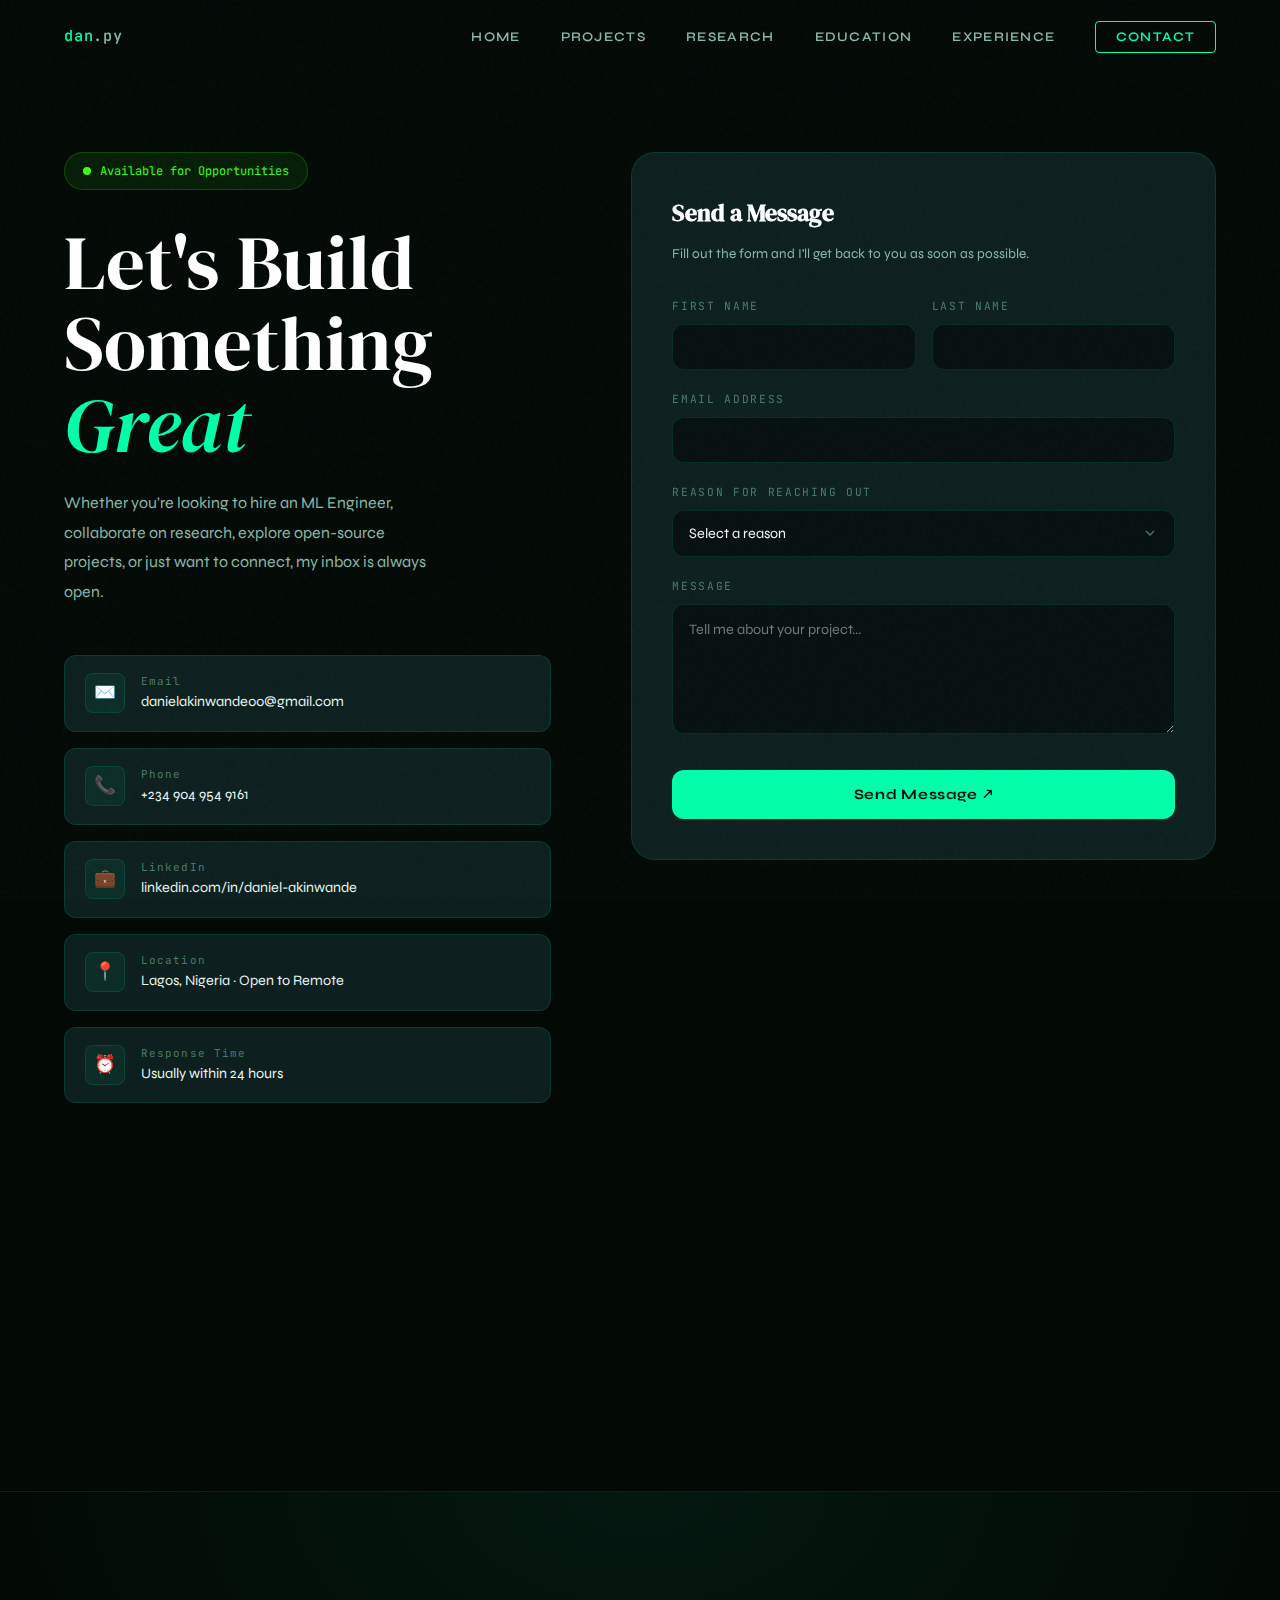
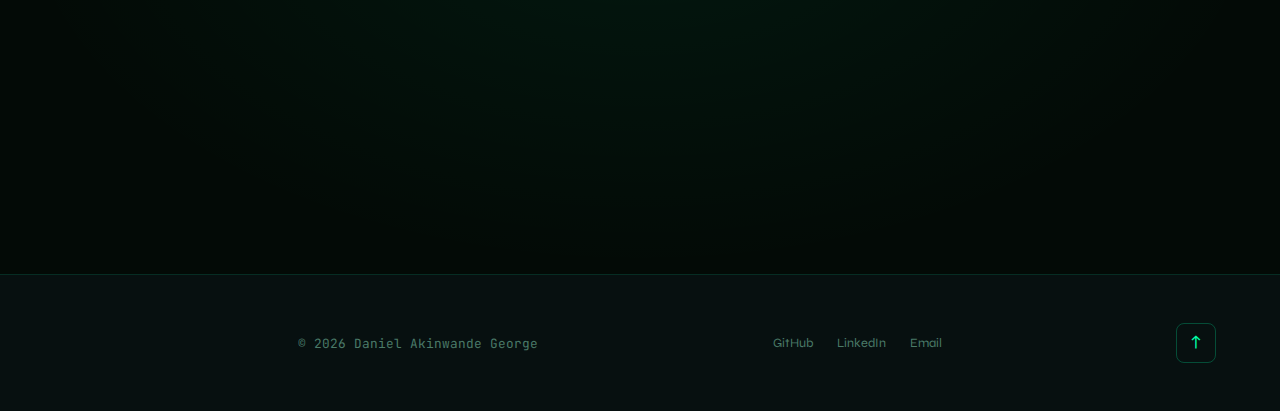
<file: contact.html>
<!DOCTYPE html>
<html lang="en">
<head>
  <meta charset="UTF-8" />
  <meta name="viewport" content="width=device-width, initial-scale=1.0" />
  <title>Contact - Daniel Akinwande George</title>
  <link rel="stylesheet" href="styles.css" />
  <style>
    .contact-layout {
      display: grid;
      grid-template-columns: 1fr 1.2fr;
      gap: 5rem;
      align-items: start;
    }

    /* Left column */
    .contact-info {}
    .availability {
      display: inline-flex;
      align-items: center;
      gap: 0.6rem;
      padding: 0.5rem 1.1rem;
      background: rgba(57,255,20,0.08);
      border: 1px solid rgba(57,255,20,0.2);
      border-radius: 999px;
      font-family: var(--font-mono);
      font-size: 0.75rem;
      color: var(--green);
      margin-bottom: 2rem;
    }
    .avail-dot {
      width: 8px; height: 8px;
      border-radius: 50%;
      background: var(--green);
      animation: pulse-green 2s ease-in-out infinite;
    }
    @keyframes pulse-green {
      0%, 100% { box-shadow: 0 0 0 0 rgba(57,255,20,0.4); }
      50% { box-shadow: 0 0 0 6px rgba(57,255,20,0); }
    }
    .contact-heading {
      font-family: var(--font-serif);
      font-size: clamp(2.5rem, 6vw, 5rem);
      font-weight: 400;
      color: var(--white);
      line-height: 1.05;
      margin-bottom: 1.5rem;
    }
    .contact-heading em { color: var(--cyan); font-style: italic; }
    .contact-subtext {
      font-size: 1rem;
      color: var(--text2);
      line-height: 1.85;
      margin-bottom: 3rem;
      max-width: 42ch;
    }

    /* Contact Items */
    .contact-items { display: flex; flex-direction: column; gap: 1rem; margin-bottom: 3rem; }
    .contact-item {
      display: flex;
      align-items: center;
      gap: 1rem;
      padding: 1rem 1.25rem;
      background: var(--surface);
      border: 1px solid var(--border);
      border-radius: var(--radius);
      text-decoration: none;
      transition: border-color 0.3s, background 0.3s;
    }
    .contact-item:hover { border-color: var(--border2); background: var(--surface2); }
    .contact-icon {
      width: 40px; height: 40px;
      border-radius: 8px;
      background: rgba(0,255,170,0.06);
      border: 1px solid var(--border);
      display: flex;
      align-items: center;
      justify-content: center;
      font-size: 1.1rem;
      flex-shrink: 0;
    }
    .contact-detail {}
    .contact-label { font-family: var(--font-mono); font-size: 0.68rem; color: var(--text3); letter-spacing: 0.1em; }
    .contact-value { font-size: 0.9rem; color: var(--text); }

    /* Socials */
    .socials-title {
      font-family: var(--font-mono);
      font-size: 0.72rem;
      color: var(--text3);
      letter-spacing: 0.2em;
      text-transform: uppercase;
      margin-bottom: 1rem;
    }
    .socials-grid {
      display: grid;
      grid-template-columns: repeat(2, 1fr);
      gap: 0.75rem;
    }
    .social-btn {
      display: flex;
      align-items: center;
      gap: 0.65rem;
      padding: 0.75rem 1rem;
      background: var(--surface);
      border: 1px solid var(--border);
      border-radius: var(--radius);
      color: var(--text2);
      text-decoration: none;
      font-size: 0.85rem;
      font-weight: 600;
      transition: all 0.3s;
    }
    .social-btn:hover {
      border-color: var(--border2);
      color: var(--cyan);
      background: rgba(0,255,170,0.04);
      transform: translateY(-2px);
    }
    .social-icon { font-size: 1.1rem; }

    /* Form */
    .contact-form-wrap {
      background: var(--surface);
      border: 1px solid var(--border);
      border-radius: 24px;
      padding: 2.5rem;
      position: sticky;
      top: 100px;
    }
    .form-title {
      font-family: var(--font-serif);
      font-size: 1.5rem;
      color: var(--white);
      margin-bottom: 0.5rem;
    }
    .form-sub { font-size: 0.85rem; color: var(--text2); margin-bottom: 2rem; }

    .form-group { margin-bottom: 1.25rem; }
    .form-label {
      display: block;
      font-family: var(--font-mono);
      font-size: 0.7rem;
      color: var(--text3);
      letter-spacing: 0.15em;
      text-transform: uppercase;
      margin-bottom: 0.5rem;
    }
    .form-input,
    .form-select,
    .form-textarea {
      width: 100%;
      background: var(--bg2);
      border: 1px solid var(--border);
      border-radius: var(--radius);
      color: var(--text);
      font-family: var(--font-display);
      font-size: 0.9rem;
      padding: 0.85rem 1rem;
      transition: border-color 0.3s, box-shadow 0.3s;
      outline: none;
    }
    .form-input:focus,
    .form-select:focus,
    .form-textarea:focus {
      border-color: var(--cyan);
      box-shadow: 0 0 0 3px rgba(0,255,170,0.08);
    }
    .form-select {
      appearance: none;
      background-image: url("data:image/svg+xml,%3Csvg xmlns='http://www.w3.org/2000/svg' fill='none' viewBox='0 0 24 24' stroke='%234a7a68' stroke-width='2'%3E%3Cpath d='M6 9l6 6 6-6'/%3E%3C/svg%3E");
      background-repeat: no-repeat;
      background-position: right 1rem center;
      background-size: 1rem;
      cursor: none;
    }
    .form-textarea { height: 130px; resize: vertical; line-height: 1.6; }
    .form-row { display: grid; grid-template-columns: 1fr 1fr; gap: 1rem; }

    .submit-btn {
      width: 100%;
      padding: 1rem;
      background: var(--cyan);
      color: var(--bg);
      border: none;
      border-radius: var(--radius);
      font-family: var(--font-display);
      font-size: 0.9rem;
      font-weight: 700;
      letter-spacing: 0.05em;
      cursor: none;
      transition: all 0.3s;
      margin-top: 0.5rem;
      position: relative;
      overflow: hidden;
    }
    .submit-btn::before {
      content: '';
      position: absolute;
      top: 50%; left: 50%;
      width: 0; height: 0;
      background: rgba(255,255,255,0.2);
      border-radius: 50%;
      transform: translate(-50%, -50%);
      transition: width 0.5s, height 0.5s;
    }
    .submit-btn:hover { background: var(--cyan2); box-shadow: 0 0 40px rgba(0,255,170,0.3); transform: translateY(-2px); }
    .submit-btn:active::before { width: 300px; height: 300px; }

    .form-success {
      display: none;
      text-align: center;
      padding: 2rem;
    }
    .form-success.show { display: block; }
    .form-success .check { font-size: 3rem; margin-bottom: 1rem; }
    .form-success h3 { font-family: var(--font-serif); font-size: 1.5rem; color: var(--white); margin-bottom: 0.5rem; }
    .form-success p { color: var(--text2); font-size: 0.9rem; }

    /* Resume Download */
    .resume-section {
      background: radial-gradient(ellipse at 50% 0%, rgba(0,255,170,0.06) 0%, transparent 70%);
      border-top: 1px solid var(--border);
      padding: 5rem 5%;
      text-align: center;
    }
    .resume-section h2 { font-family: var(--font-serif); font-size: 2.5rem; color: var(--white); margin-bottom: 1rem; }
    .resume-section p { color: var(--text2); max-width: 45ch; margin: 0 auto 2rem; }

    @media (max-width: 900px) {
      .contact-layout { grid-template-columns: 1fr; }
      .contact-form-wrap { position: static; }
      .form-row { grid-template-columns: 1fr; }
    }
  </style>
 <script src="email.min.js"></script>
<script type="text/javascript">
  (function() {
    emailjs.init({
      publicKey: "_ud2GpKJW1XBZbaQC"  // ← This is your real key — keep the quotes!
    });
  })();
</script>
</head>
<body>
<div class="cursor"></div>
<div class="cursor-ring"></div>
<div class="page-transition"></div>

<nav>
  <a href="index.html" class="nav-logo">dan<span>.py</span></a>
  <ul class="nav-links">
    <li><a href="index.html">Home</a></li>
    <li><a href="projects.html">Projects</a></li>
    <li><a href="research.html">Research</a></li>
    <li><a href="education.html">Education</a></li>
    <li><a href="experience.html">Experience</a></li>
    <li><a href="contact.html" class="nav-cta active">Contact</a></li>
  </ul>
  <button class="hamburger"><span></span><span></span><span></span></button>
</nav>
<div class="mobile-nav">
  <a href="index.html">Home</a><a href="projects.html">Projects</a><a href="research.html">Research</a>
  <a href="education.html">Education</a><a href="experience.html">Experience</a><a href="contact.html">Contact</a>
</div>

<div class="page-wrapper">
  <section style="padding-top:5rem;">
    <div class="contact-layout">

      <!-- Left: Info -->
      <div class="contact-info">
        <div class="availability reveal">
          <span class="avail-dot"></span>
          Available for Opportunities
        </div>
        <h1 class="contact-heading reveal" data-delay="100">
          Let's Build<br>Something <em>Great</em>
        </h1>
        <p class="contact-subtext reveal" data-delay="200">
          Whether you're looking to hire an ML Engineer, collaborate on research, explore open-source projects, or just want to connect, my inbox is always open.
        </p>

        <div class="contact-items reveal" data-delay="300">
          <a href="mailto:danielakinwande00@gmail.com" class="contact-item">
            <div class="contact-icon">✉️</div>
            <div class="contact-detail">
              <div class="contact-label">Email</div>
              <div class="contact-value">danielakinwande00@gmail.com</div>
            </div>
          </a>
          <a href="tel:+2349049549161" class="contact-item">
            <div class="contact-icon">📞</div>
            <div class="contact-detail">
              <div class="contact-label">Phone</div>
              <div class="contact-value">+234 904 954 9161</div>
            </div>
          </a>
          <a href="https://linkedin.com/in/daniel-akinwande" target="_blank" class="contact-item">
            <div class="contact-icon">💼</div>
            <div class="contact-detail">
              <div class="contact-label">LinkedIn</div>
              <div class="contact-value">linkedin.com/in/daniel-akinwande</div>
            </div>
          </a>
          <div class="contact-item">
            <div class="contact-icon">📍</div>
            <div class="contact-detail">
              <div class="contact-label">Location</div>
              <div class="contact-value">Lagos, Nigeria · Open to Remote</div>
            </div>
          </div>
          <div class="contact-item">
            <div class="contact-icon">⏰</div>
            <div class="contact-detail">
              <div class="contact-label">Response Time</div>
              <div class="contact-value">Usually within 24 hours</div>
            </div>
          </div>
        </div>

        <div class="reveal" data-delay="400">
          <div class="socials-title">Find me on the web</div>
          <div class="socials-grid">
            <a href="https://github.com/danakin01" target="_blank" class="social-btn">
              <span class="social-icon">⎈</span> GitHub
            </a>
            <a href="https://linkedin.com/in/daniel-akinwande" target="_blank" class="social-btn">
              <span class="social-icon">💼</span> LinkedIn
            </a>
            <a href="https://x.com/akinwande___" target=_blank" class="social-btn">
              <span class="social-icon">𝕏</span> Twitter
            </a>
            <a href="https://scholar.google.com" target="_blank" class="social-btn">
              <span class="social-icon">🔬</span> Scholar
            </a>
            <a href="https://huggingface.co" target="_blank" class="social-btn">
              <span class="social-icon">🤗</span> HuggingFace
            </a>
            <a href="https://kaggle.com" target="_blank" class="social-btn">
              <span class="social-icon">📊</span> Kaggle
            </a>
          </div>
        </div>
      </div>

      <!-- Right: Form -->
    <div class="contact-form-wrap reveal" data-delay="200">
  <h2 class="form-title">Send a Message</h2>
  <p class="form-sub">Fill out the form and I'll get back to you as soon as possible.</p>

  <form id="contact-form">
    <div class="form-row">
      <div class="form-group">
        <label class="form-label" for="fname">First Name</label>
        <input type="text" id="fname" name="fname" class="form-input" required />
      </div>
      <div class="form-group">
        <label class="form-label" for="lname">Last Name</label>
        <input type="text" id="lname" name="lname" class="form-input" required />
      </div>
    </div>
    <div class="form-group">
      <label class="form-label" for="email">Email Address</label>
      <input type="email" id="email" name="email" class="form-input" required />
    </div>
    <div class="form-group">
      <label class="form-label" for="reason">Reason for Reaching Out</label>
      <select id="reason" name="reason" class="form-select" required>
        <option value="" disabled selected>Select a reason</option>
        <option>Job Opportunity</option>
        <option>Research Collaboration</option>
        <option>Open Source / GitHub</option>
        <option>Speaking / Mentorship</option>
        <option>General Enquiry</option>
      </select>
    </div>
    <div class="form-group">
      <label class="form-label" for="message">Message</label>
      <textarea id="message" name="message" class="form-textarea" required placeholder="Tell me about your project..."></textarea>
    </div>

    <button type="button" class="submit-btn" onclick="submitForm()">
      Send Message ↗
    </button>
  </form>

  <div class="form-success" id="form-success" style="display: none;">
    <div class="check">↗</div>
    <h3>Message Sent!</h3>
    <p>Thanks for reaching out, Daniel will be in touch within 24 hours.</p>
    <button onclick="resetForm()" class="submit-btn" style="margin-top: 20px; width: auto; padding: 12px 24px;">
      Send Another ↗
    </button>
  </div>
</div>

<!-- Add this reset function too -->
<script>
  function resetForm() {
    const form = document.getElementById('contact-form');
    const successDiv = document.getElementById('form-success');
    form.reset();
    form.style.display = 'block';
    successDiv.style.display = 'none';
  }
</script>
  </section>

  <!-- Resume CTA -->
  <div class="resume-section">
    <h2 class="reveal">Download My Resume</h2>
    <p class="reveal" data-delay="100">Get a comprehensive overview of my experience, skills, and achievements in a single PDF.</p>
    <div class="reveal" data-delay="200" style="display:flex;gap:1rem;justify-content:center;flex-wrap:wrap;">
      <a href="resume.pdf" class="btn btn-primary" download>
        <svg fill="none" viewBox="0 0 24 24" stroke="currentColor" stroke-width="2" style="width:18px;height:18px"><path d="M12 16l-4-4m0 0l4-4m-4 4h16M4 20h16"/></svg>
        Download CV (PDF)
      </a>
      <a href="https://linkedin.com/in/daniel-akinwande" class="btn btn-outline">View on LinkedIn</a>
    </div>
  </div>
</div>

<footer>
  <a href="index.html" class="footer-logo"><dan class="py"></dan></a>
  <p class="footer-copy">© 2026 Daniel Akinwande George</p>
  <div class="footer-links">
    <a href="https://github.com/danakin01" target="_blank">GitHub</a>
    <a href="https://linkedin.com/in/daniel-akinwande" target="_blank">LinkedIn</a>
    <a href="mailto:danielakinwande00@gmail.com">Email</a>
  </div>
  <a href="#" class="back-to-top">↑</a>
</footer>
<script src="main.js"></script>
<script>
function submitForm() {
  const fname = document.getElementById('fname').value.trim();
  const email = document.getElementById('email').value.trim();
  const message = document.getElementById('message').value.trim();
  if (!fname || !email || !message) {
    alert('Please fill in your name, email, and message.');
    return;
  }
  document.getElementById('contact-form').style.opacity = '0';
  document.getElementById('contact-form').style.transition = 'opacity 0.4s';
  setTimeout(() => {
    document.getElementById('contact-form').style.display = 'none';
    const success = document.getElementById('form-success');
    success.classList.add('show');
    success.style.animation = 'fadeUp 0.6s var(--ease) forwards';
  }, 400);
}
</script>
  <script>
function submitForm() {
  const form = document.getElementById('contact-form');
  const successDiv = document.getElementById('form-success');
  const button = form.querySelector('.submit-btn');
  const originalText = button.innerHTML;

  button.disabled = true;
  button.innerHTML = 'Sending...';

  emailjs.sendForm('service_883k08l', 'template_cpwytsw', form)
    .then(() => {
      form.style.display = 'none';
      successDiv.style.display = 'block';
    })
    .catch((error) => {
      alert('Error sending message. Please try again.');
      console.error(error);
    })
    .finally(() => {
      button.disabled = false;
      button.innerHTML = originalText;
    });
}

function resetForm() {
  const form = document.getElementById('contact-form');
  const successDiv = document.getElementById('form-success');
  form.reset();
  form.style.display = 'block';
  successDiv.style.display = 'none';
}
</script>
</body>
</html>
</file>
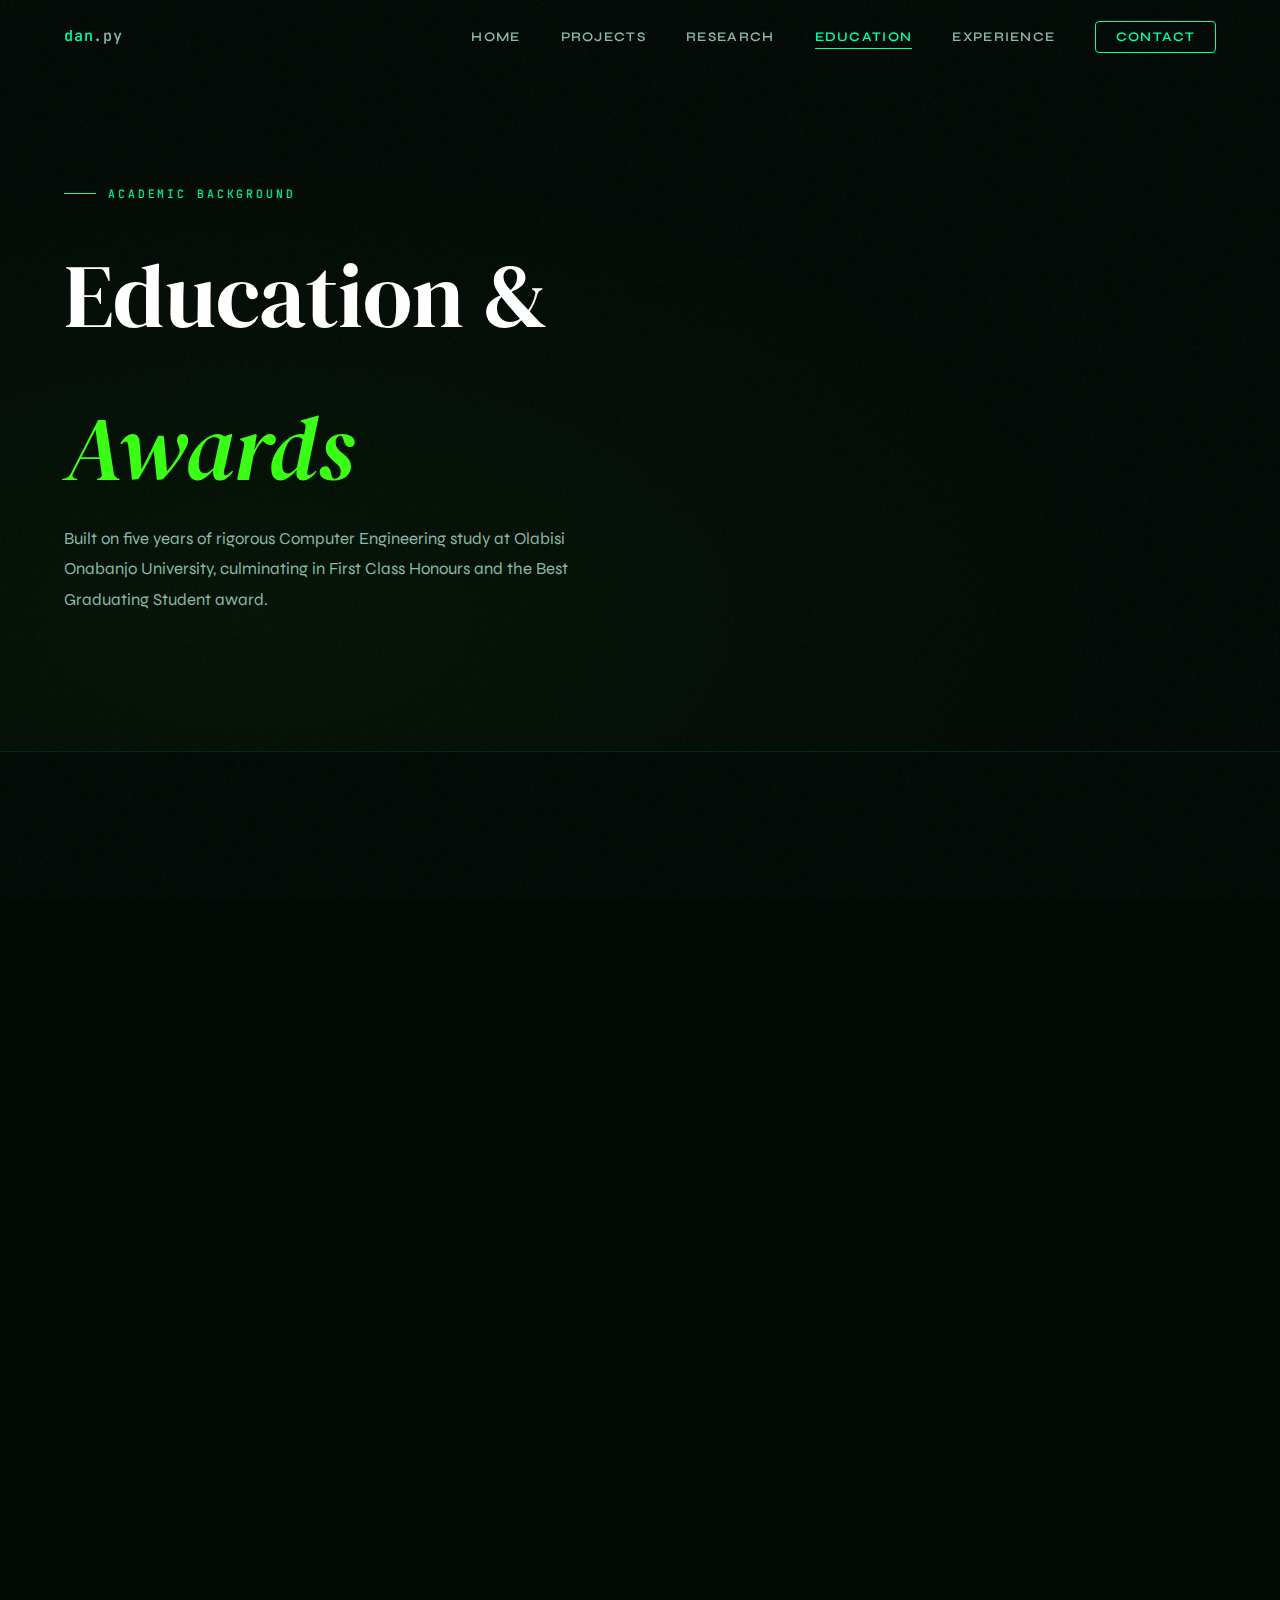
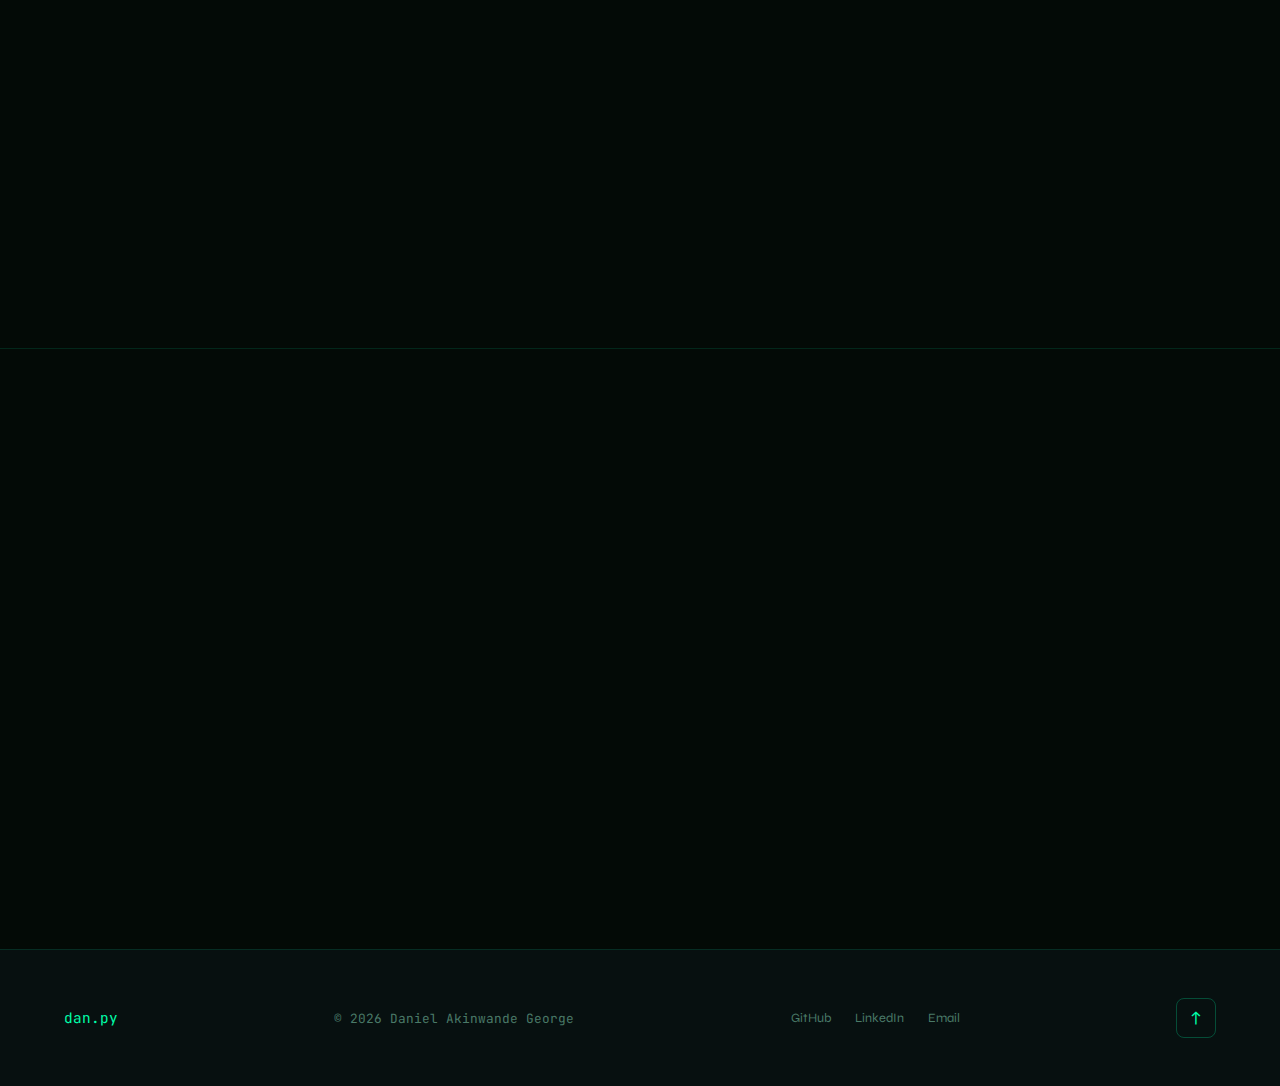
<file: education.html>
<!DOCTYPE html>
<html lang="en">
<head>
  <meta charset="UTF-8" />
  <meta name="viewport" content="width=device-width, initial-scale=1.0" />
  <title>Education - Daniel Akinwande George</title>
  <link rel="stylesheet" href="styles.css" />
  <style>
    .page-hero {
      padding: 7rem 5% 5rem;
      background: radial-gradient(ellipse at 20% 80%, rgba(57,255,20,0.04) 0%, transparent 60%);
      border-bottom: 1px solid var(--border);
      position: relative;
    }

    /* Main Degree Card */
    .degree-card {
      background: var(--surface);
      border: 1px solid var(--border2);
      border-radius: 24px;
      padding: 3rem;
      position: relative;
      overflow: hidden;
      margin-bottom: 3rem;
    }
    .degree-card::before {
      content: '';
      position: absolute;
      top: 0; left: 0; right: 0;
      height: 4px;
      background: var(--gradient);
    }
    .degree-card-bg {
      position: absolute;
      right: 3rem; top: 50%;
      transform: translateY(-50%);
      font-size: 12rem;
      opacity: 0.04;
      font-family: var(--font-serif);
      pointer-events: none;
      line-height: 1;
    }
    .degree-header {
      display: flex;
      align-items: flex-start;
      gap: 2rem;
      margin-bottom: 2rem;
      flex-wrap: wrap;
    }
    .degree-seal {
      width: 80px; height: 80px;
      border-radius: 50%;
      background: rgba(0,255,170,0.08);
      border: 2px solid var(--border2);
      display: flex;
      align-items: center;
      justify-content: center;
      font-size: 2.5rem;
      flex-shrink: 0;
    }
    .degree-info h2 {
      font-family: var(--font-serif);
      font-size: 2rem;
      font-weight: 400;
      color: var(--white);
      margin-bottom: 0.4rem;
    }
    .degree-info p { color: var(--text2); margin-bottom: 0.3rem; }
    .degree-meta {
      display: flex;
      gap: 0.75rem;
      flex-wrap: wrap;
      margin-top: 0.75rem;
    }
    .degree-grade {
      background: rgba(57,255,20,0.1);
      border: 1px solid rgba(57,255,20,0.25);
      border-radius: 999px;
      padding: 0.35rem 1rem;
      font-family: var(--font-mono);
      font-size: 0.78rem;
      color: var(--green);
      font-weight: 600;
    }
    .degree-stats {
      display: grid;
      grid-template-columns: repeat(4, 1fr);
      gap: 1.5rem;
      padding-top: 2rem;
      border-top: 1px solid var(--border);
    }
    .deg-stat {}
    .deg-stat-val {
      font-family: var(--font-mono);
      font-size: 1.8rem;
      color: var(--cyan);
    }
    .deg-stat-label { font-size: 0.78rem; color: var(--text3); text-transform: uppercase; letter-spacing: 0.1em; }

    /* Coursework */
    .coursework-grid {
      display: grid;
      grid-template-columns: repeat(2, 1fr);
      gap: 1rem;
      margin-top: 2rem;
    }
    .course-item {
      display: flex;
      align-items: center;
      justify-content: space-between;
      padding: 0.85rem 1.2rem;
      background: var(--bg2);
      border: 1px solid var(--border);
      border-radius: var(--radius);
      transition: border-color 0.3s;
    }
    .course-item:hover { border-color: var(--border2); }
    .course-name { font-size: 0.85rem; color: var(--text); }
    .course-grade {
      font-family: var(--font-mono);
      font-size: 0.78rem;
      color: var(--cyan);
      font-weight: 600;
    }

    /* Awards Timeline */
    .awards-grid {
      display: grid;
      grid-template-columns: repeat(3, 1fr);
      gap: 1.25rem;
      margin-top: 2rem;
    }
    .award-card {
      background: var(--surface);
      border: 1px solid var(--border);
      border-radius: var(--radius2);
      padding: 1.75rem;
      position: relative;
      overflow: hidden;
      transition: transform 0.3s var(--ease), border-color 0.3s, box-shadow 0.3s;
    }
    .award-card:hover {
      transform: translateY(-5px);
      border-color: var(--border2);
      box-shadow: var(--glow2);
    }
    .award-emoji {
      font-size: 2.5rem;
      display: block;
      margin-bottom: 1rem;
    }
    .award-title {
      font-size: 1rem;
      font-weight: 700;
      color: var(--white);
      margin-bottom: 0.4rem;
      line-height: 1.3;
    }
    .award-body { font-size: 0.82rem; color: var(--text2); line-height: 1.7; }
    .award-year {
      position: absolute;
      top: 1.25rem; right: 1.25rem;
      font-family: var(--font-mono);
      font-size: 0.68rem;
      color: var(--text3);
    }

    /* Certifications */
    .certs-grid {
      display: grid;
      grid-template-columns: repeat(auto-fill, minmax(280px, 1fr));
      gap: 1rem;
      margin-top: 2rem;
    }
    .cert-card {
      background: var(--surface);
      border: 1px solid var(--border);
      border-radius: var(--radius);
      padding: 1.25rem 1.5rem;
      display: flex;
      align-items: center;
      gap: 1rem;
      transition: border-color 0.3s;
    }
    .cert-card:hover { border-color: var(--border2); }
    .cert-logo {
      width: 44px; height: 44px;
      border-radius: 8px;
      background: rgba(0,255,170,0.06);
      border: 1px solid var(--border);
      display: flex;
      align-items: center;
      justify-content: center;
      font-size: 1.4rem;
      flex-shrink: 0;
    }
    .cert-info {}
    .cert-name { font-size: 0.87rem; font-weight: 600; color: var(--white); margin-bottom: 0.2rem; }
    .cert-issuer { font-size: 0.75rem; color: var(--text3); font-family: var(--font-mono); }

    @media (max-width: 900px) {
      .degree-stats { grid-template-columns: repeat(2,1fr); }
      .coursework-grid { grid-template-columns: 1fr; }
      .awards-grid { grid-template-columns: 1fr; }
    }
  </style>
</head>
<body>
<div class="cursor"></div>
<div class="cursor-ring"></div>
<div class="page-transition"></div>

<nav>
  <a href="index.html" class="nav-logo">dan<span>.py</span></a>
  <ul class="nav-links">
    <li><a href="index.html">Home</a></li>
    <li><a href="projects.html">Projects</a></li>
    <li><a href="research.html">Research</a></li>
    <li><a href="education.html" class="active">Education</a></li>
    <li><a href="experience.html">Experience</a></li>
    <li><a href="contact.html" class="nav-cta">Contact</a></li>
  </ul>
  <button class="hamburger"><span></span><span></span><span></span></button>
</nav>
<div class="mobile-nav">
  <a href="index.html">Home</a><a href="projects.html">Projects</a><a href="research.html">Research</a>
  <a href="education.html">Education</a><a href="experience.html">Experience</a><a href="contact.html">Contact</a>
</div>

<div class="page-wrapper">
  <div class="page-hero">
    <p class="section-tag reveal">Academic Background</p>
    <h1 class="reveal" data-delay="100" style="font-family:var(--font-serif);font-size:clamp(3rem,7vw,6rem);font-weight:400;color:var(--white);">Education &<br><em style="color:var(--green);">Awards</em></h1>
    <p class="section-subtitle reveal" data-delay="200">Built on five years of rigorous Computer Engineering study at Olabisi Onabanjo University, culminating in First Class Honours and the Best Graduating Student award.</p>
  </div>

  <section>
    <!-- Degree -->
    <div class="degree-card reveal">
      <div class="degree-card-bg">B.Eng</div>
      <div class="degree-header">
        <div class="degree-seal"><img src="oou.jpeg" alt="Face Drowsiness Detection" style="width: 100%; height: 100%; object-fit: cover; border-radius: 12px; box-shadow: 0 2px 8px rgba(0,0,0,0.08);" /></div>
        <div class="degree-info">
          <h2>Bachelor of Engineering, Computer Engineering</h2>
          <p style="font-size:1rem;color:var(--white);">Olabisi Onabanjo University, Ago-Iwoye, Ogun State, Nigeria</p>
          <p>Department of Computer Engineering</p>
          <div class="degree-meta">
            <span class="degree-grade"> First Class Honours</span>
            <span class="tag">CGPA: 4.57/5.00</span>
            <span class="tag-blue tag">2021 – 2025</span>
            <span class="tag">Departmental Best Graduating Student</span>
          </div>
        </div>
      </div>
      <div class="degree-stats">
        <div class="deg-stat">
          <div class="deg-stat-val" data-count="945" data-suffix="/1035">0</div>
          <div class="deg-stat-label">total Grade Points</div>
        </div>
        <div class="deg-stat">
          <div class="deg-stat-val" data-count="1" data-suffix="st">0</div>
          <div class="deg-stat-label">Class Rank</div>
        </div>
        <div class="deg-stat">
          <div class="deg-stat-val" data-count="5" data-suffix=" yrs">0</div>
          <div class="deg-stat-label">Duration</div>
        </div>
        <div class="deg-stat">
          <div class="deg-stat-val" data-count="3" data-suffix="">0</div>
          <div class="deg-stat-label">Distinctions</div>
        </div>
      </div>
    </div>

    <!-- Key Coursework -->
    <p class="section-tag reveal">Academic Record</p>
    <h2 class="section-title reveal" data-delay="100">Key <em>Coursework</em></h2>
    <div class="coursework-grid" data-stagger>
      <div class="course-item reveal"><span class="course-name">Artificial Intelligence</span><span class="course-grade">A</span></div>
      <div class="course-item reveal"><span class="course-name">Machine Learning & Predictive Modeling</span><span class="course-grade">A</span></div>
      <div class="course-item reveal"><span class="course-name">Operating Systems</span><span class="course-grade">A</span></div>
      <div class="course-item reveal"><span class="course-name">Software Engineering</span><span class="course-grade">A</span></div>
      <div class="course-item reveal"><span class="course-name">Embedded Systems</span><span class="course-grade">A</span></div>
      <div class="course-item reveal"><span class="course-name">Assembly Language Programming</span><span class="course-grade">C</span></div>
      <div class="course-item reveal"><span class="course-name">Data Structures & Algorithms</span><span class="course-grade">A</span></div>
      <div class="course-item reveal"><span class="course-name">Computer Networks</span><span class="course-grade">A</span></div>
      <div class="course-item reveal"><span class="course-name">Digital Signal Processing</span><span class="course-grade">A</span></div>
      <div class="course-item reveal"><span class="course-name">Database Systems</span><span class="course-grade">A</span></div>
      <div class="course-item reveal"><span class="course-name">Final Year Project (Thesis)</span><span class="course-grade">A</span></div>
      <div class="course-item reveal"><span class="course-name">Computer Architecture</span><span class="course-grade">A</span></div>
    </div>
  </section>

  <div class="divider"></div>

  <!-- Awards -->
  <section>
    <p class="section-tag reveal">Recognition</p>
    <h2 class="section-title reveal" data-delay="100">Honours &<br><em>Achievements</em></h2>

    <div class="awards-grid" data-stagger>
      <div class="award-card reveal">
        <span class="award-emoji">🏆</span>
        <div class="award-year">2025</div>
        <h3 class="award-title">Best Graduating Student</h3>
        <p class="award-body">Awarded Best Graduating Student in the Department of Computer Engineering, OOU - the top academic distinction in the graduating cohort of 2025.</p>
      </div>
      <div class="award-card reveal">
        <span class="award-emoji">🎖️</span>
        <div class="award-year">2022/2023</div>
        <h3 class="award-title">Outstanding Scholar Award</h3>
        <p class="award-body">Received the Outstanding Scholar Award for the 2022/2023 academic year in recognition of exceptional academic performance and contribution to the department.</p>
      </div>
      <div class="award-card reveal">
        <span class="award-emoji">🥇</span>
        <div class="award-year">2024</div>
        <h3 class="award-title">Top Department Project: Door Lock System</h3>
        <p class="award-body">Led a team of 4 to develop an Automatic Door Lock with Passkey Encryption, recognised as one of the top projects in the Department of Computer Engineering for Computer Programming Lab III.</p>
      </div>
      <div class="award-card reveal">
        <span class="award-emoji">🌟</span>
        <div class="award-year">2023–2025</div>
        <h3 class="award-title">AI & ML Lead: GDSC OOU</h3>
        <p class="award-body">Elected and appointed as AI & ML Lead for Google Developer Student Clubs at OOU — leading 2 workshops, directing 8-person teams, and delivering 5 hackathon project submissions.</p>
      </div>
      <div class="award-card reveal">
        <span class="award-emoji">🔬</span>
        <div class="award-year">2023–2025</div>
        <h3 class="award-title">Departmental Tech Lead</h3>
        <p class="award-body">Served as Departmental Tech Lead at OOU-Tech Community, onboarding 120+ students into tech initiatives and increasing departmental participation in community events by 75%.</p>
      </div>
      <div class="award-card reveal">
        <span class="award-emoji">🌍</span>
        <div class="award-year">2022–2023</div>
        <h3 class="award-title">Campus Ambassador — Ingressive for Good</h3>
        <p class="award-body">Served as Campus Ambassador for Ingressive for Good (I4G), organising tech talks, coding workshops, and digital literacy outreach to expand access to technology education on campus.</p>
      </div>
    </div>
  </section>

  <div class="divider"></div>

  <!-- Memberships -->
  <section>
    <p class="section-tag reveal">Memberships</p>
    <h2 class="section-title reveal" data-delay="100">Professional <em>Associations</em></h2>

    <div class="certs-grid" data-stagger>
      <div class="cert-card reveal">
        <div class="cert-logo"><img src="nuesa.jpg" alt="NUESA" style="width: 100%; height: 100%; object-fit: cover; border-radius: 12px; box-shadow: 0 2px 8px rgba(0,0,0,0.08);" /></div>
        <div class="cert-info">
          <div class="cert-name">Nigerian Universities Engineering Students Association</div>
          <div class="cert-issuer">NUESA</div>
        </div>
      </div>
      <div class="cert-card reveal">
        <div class="cert-logo"><img src="coesa.jpg" alt="COESA" style="width: 100%; height: 100%; object-fit: cover; border-radius: 12px; box-shadow: 0 2px 8px rgba(0,0,0,0.08);" /></div>
        <div class="cert-info">
          <div class="cert-name">Computer Engineering Students Association</div>
          <div class="cert-issuer">COESA</div>
        </div>
      </div>
      <div class="cert-card reveal">
        <div class="cert-logo"><img src="nipes.jpeg" alt="NIPES" style="width: 100%; height: 100%; object-fit: cover; border-radius: 12px; box-shadow: 0 2px 8px rgba(0,0,0,0.08);" /></div>
        <div class="cert-info">
          <div class="cert-name">National Institute of Professional Engineers and Scientists</div>
          <div class="cert-issuer">NIPES — Student Member</div>
        </div>
      </div>
      <div class="cert-card reveal">
        <div class="cert-logo"><img src="gdsc.png" alt="GDSC" style="width: 100%; height: 100%; object-fit: cover; border-radius: 12px; box-shadow: 0 2px 8px rgba(0,0,0,0.08);" /></div>
        <div class="cert-info">
          <div class="cert-name">Google Developer Student Clubs</div>
          <div class="cert-issuer">GDSC OOU — AI/ML Lead</div>
        </div>
      </div>
    </div>
  </section>

  <div class="divider"></div>

  <!-- Certifications -->
  <section>
    <p class="section-tag reveal">Continuing Education</p>
    <h2 class="section-title reveal" data-delay="100">Professional <em>Certifications</em></h2>

    <div class="certs-grid" data-stagger>
      <div class="cert-card reveal">
        <div class="cert-logo">🐍</div>
        <div class="cert-info">
          <div class="cert-name">Introduction to Python for Data Science</div>
          <div class="cert-issuer">PYTHON · Certificate</div>
        </div>
      </div>
      <div class="cert-card reveal">
        <div class="cert-logo">🔬</div>
        <div class="cert-info">
          <div class="cert-name">Google Research - TRAIL Certificate</div>
          <div class="cert-issuer">Google Research</div>
        </div>
      </div>
      <div class="cert-card reveal">
        <div class="cert-logo">📊</div>
        <div class="cert-info">
          <div class="cert-name">Data Science & Data Analytics Workshop</div>
          <div class="cert-issuer">OOU Tech Community</div>
        </div>
      </div>
      <div class="cert-card reveal">
        <div class="cert-logo">🏛️</div>
        <div class="cert-info">
          <div class="cert-name">Student Member - NIPES</div>
          <div class="cert-issuer">National Institute of Professional Engineers & Scientists</div>
        </div>
      </div>
    </div>
  </section>
</div>

<footer>
  <a href="index.html" class="footer-logo">dan.py</a>
  <p class="footer-copy">© 2026 Daniel Akinwande George</p>
  <div class="footer-links">
    <a href="https://github.com/danakin01" target="_blank">GitHub</a>
    <a href="https://linkedin.com/in/daniel-akinwande" target="_blank">LinkedIn</a>
    <a href="mailto:danielakinwande00@gmail.com">Email</a>
  </div>
  <a href="#" class="back-to-top">↑</a>
</footer>
<script src="main.js"></script>
</body>
</html>
</file>
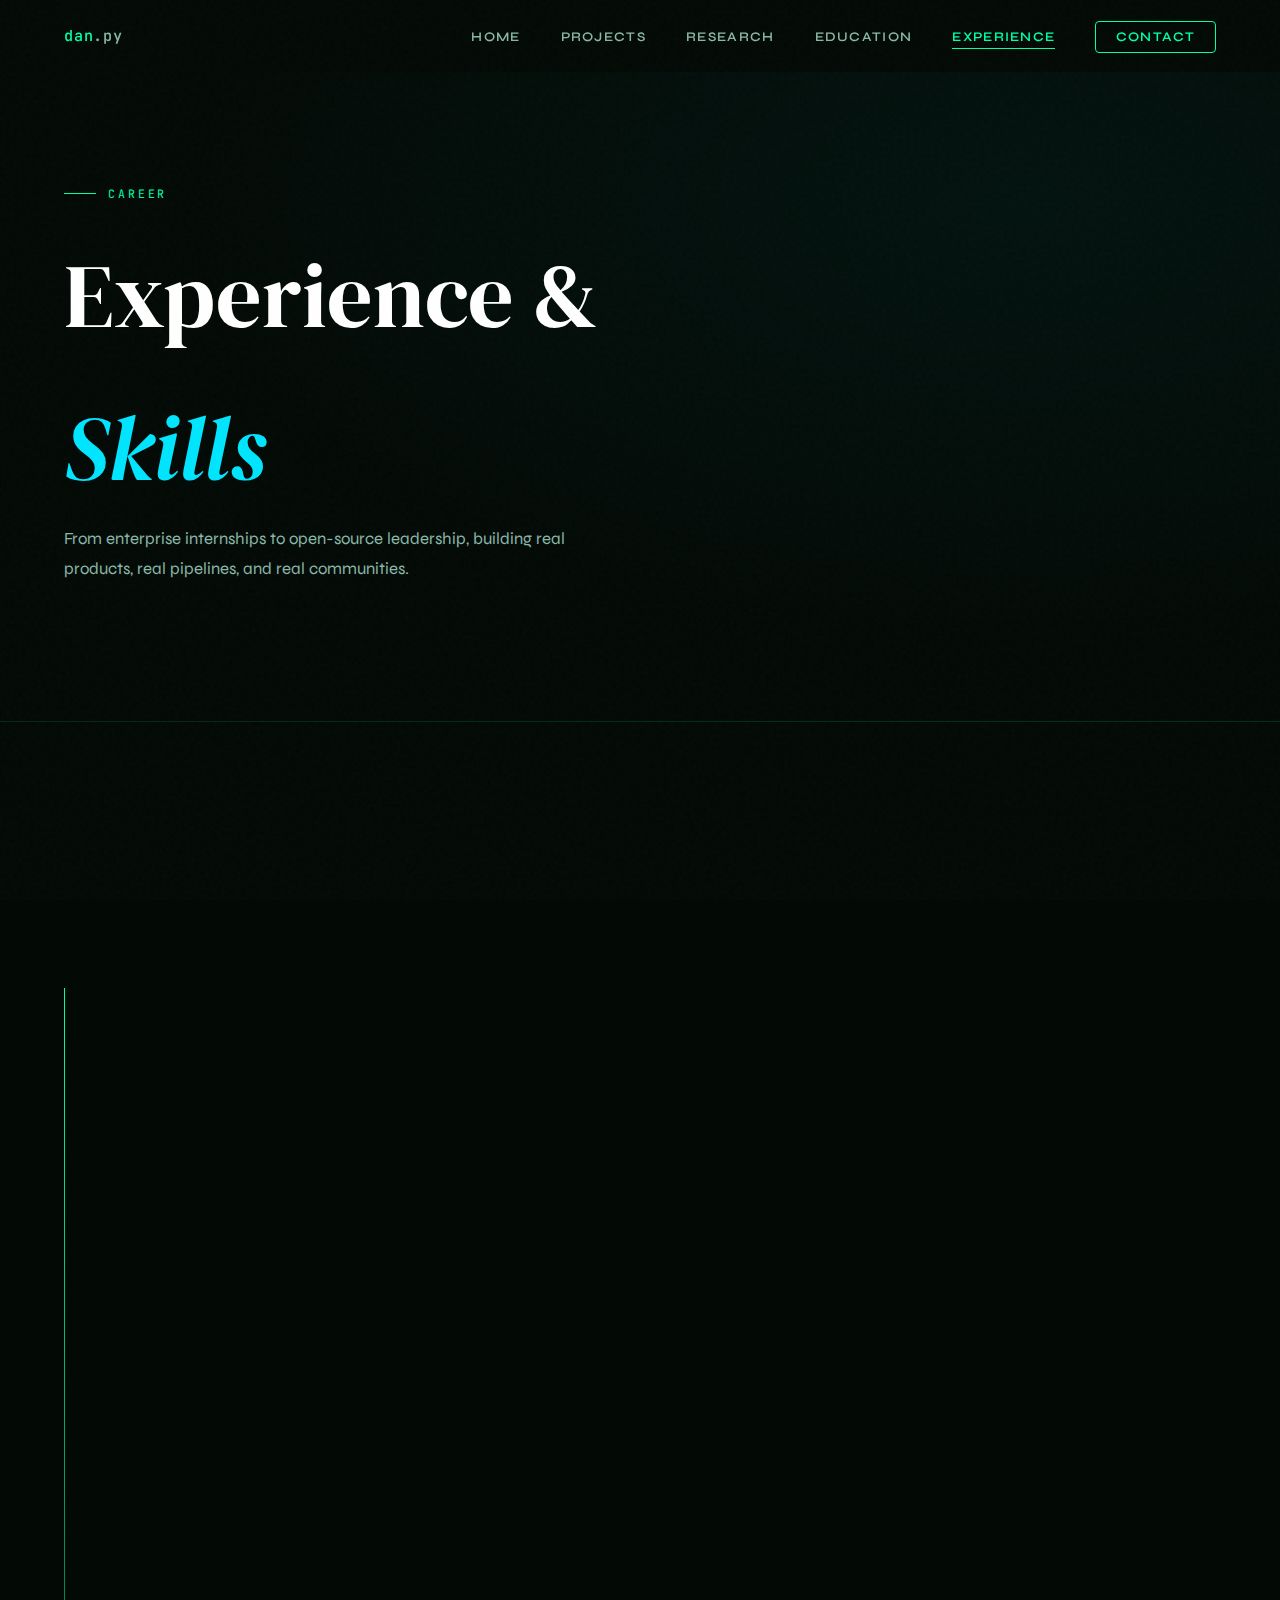
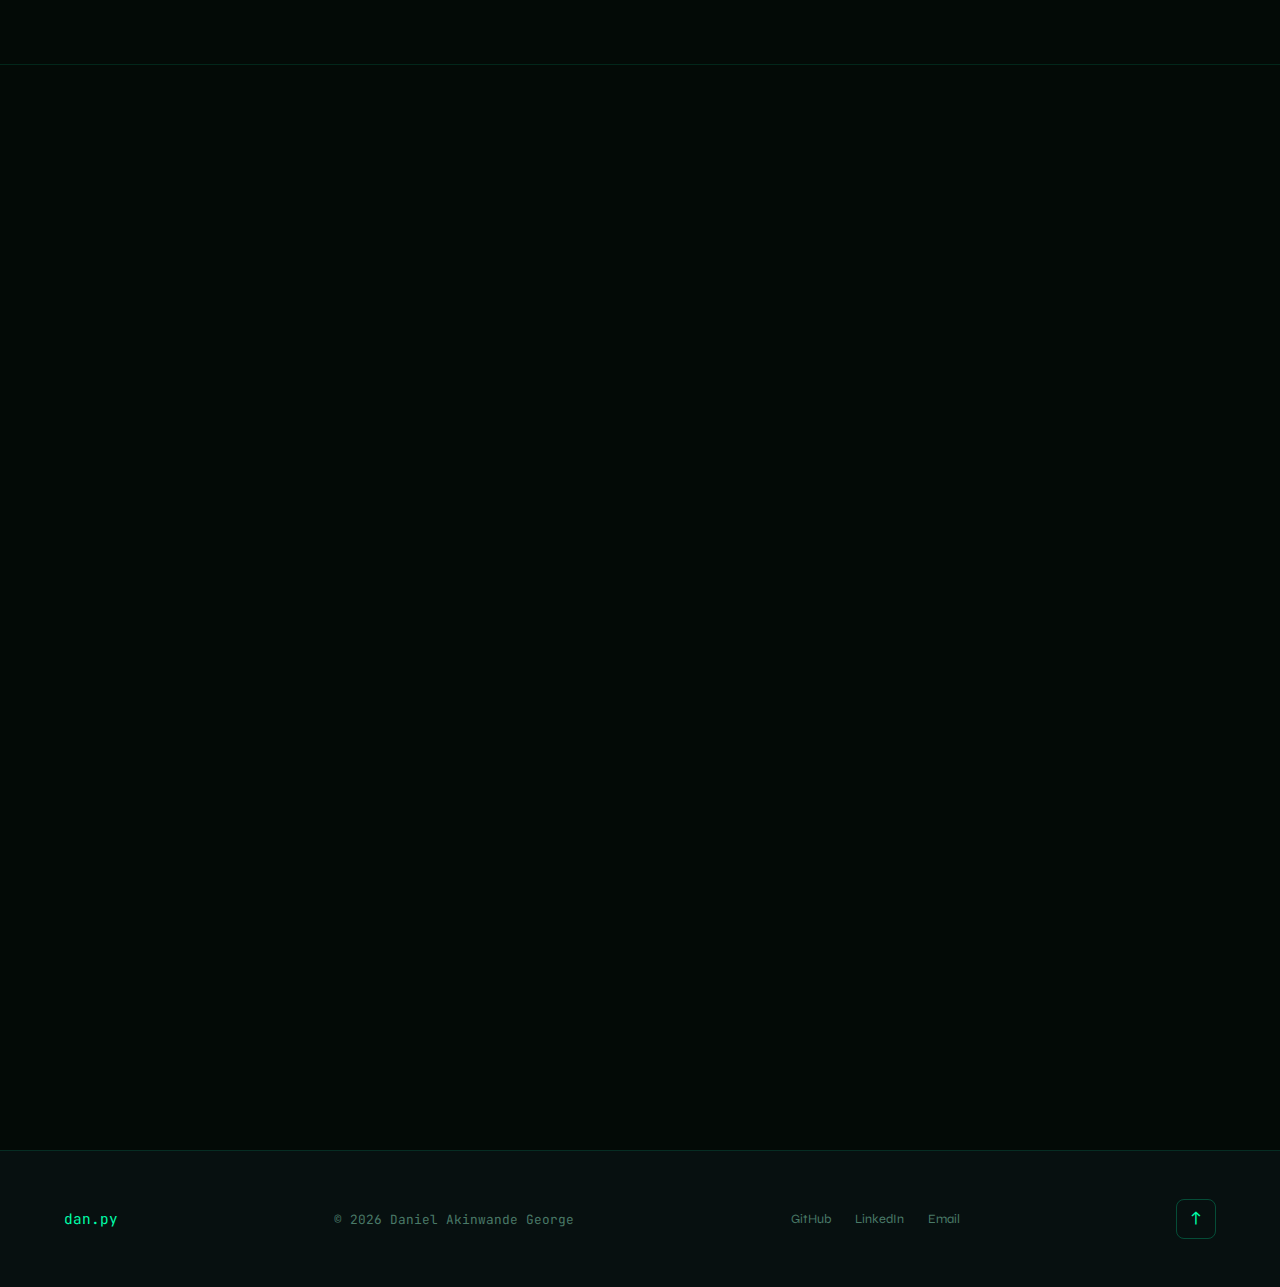
<file: experience.html>
<!DOCTYPE html>
<html lang="en">
<head>
  <meta charset="UTF-8" />
  <meta name="viewport" content="width=device-width, initial-scale=1.0" />
  <title>Experience - Daniel Akinwande George</title>
  <link rel="stylesheet" href="styles.css" />
  <style>
    .page-hero {
      padding: 7rem 5% 5rem;
      background: radial-gradient(ellipse at 80% 20%, rgba(0,229,255,0.04) 0%, transparent 60%);
      border-bottom: 1px solid var(--border);
    }

    /* Timeline */
    .timeline {
      position: relative;
      padding-left: 3rem;
    }
    .timeline::before {
      content: '';
      position: absolute;
      left: 0;
      top: 0; bottom: 0;
      width: 1px;
      background: linear-gradient(to bottom, var(--cyan), transparent);
    }
    .tl-item {
      position: relative;
      margin-bottom: 3.5rem;
    }
    .tl-dot {
      position: absolute;
      left: -3.4rem;
      top: 0.35rem;
      width: 14px; height: 14px;
      border-radius: 50%;
      background: var(--bg);
      border: 2px solid var(--cyan);
      transition: background 0.3s, box-shadow 0.3s;
    }
    .tl-item:hover .tl-dot {
      background: var(--cyan);
      box-shadow: 0 0 16px rgba(0,255,170,0.5);
    }
    .tl-date {
      font-family: var(--font-mono);
      font-size: 0.72rem;
      color: var(--cyan);
      letter-spacing: 0.15em;
      margin-bottom: 0.5rem;
    }
    .tl-card {
      background: var(--surface);
      border: 1px solid var(--border);
      border-radius: var(--radius2);
      padding: 1.75rem;
      transition: border-color 0.3s, box-shadow 0.3s;
    }
    .tl-item:hover .tl-card {
      border-color: var(--border2);
      box-shadow: 0 8px 40px rgba(0,0,0,0.3);
    }
    .tl-header {
      display: flex;
      align-items: flex-start;
      justify-content: space-between;
      gap: 1rem;
      margin-bottom: 0.5rem;
      flex-wrap: wrap;
    }
    .tl-role {
      font-size: 1.1rem;
      font-weight: 700;
      color: var(--white);
    }
    .tl-company {
      font-size: 0.9rem;
      color: var(--cyan);
      margin-bottom: 0.75rem;
    }
    .tl-type {
      font-family: var(--font-mono);
      font-size: 0.65rem;
      padding: 0.25rem 0.65rem;
      border-radius: 999px;
      letter-spacing: 0.1em;
    }
    .tl-desc {
      font-size: 0.875rem;
      color: var(--text2);
      line-height: 1.8;
      margin-bottom: 1rem;
    }
    .tl-achievements {
      list-style: none;
      display: flex;
      flex-direction: column;
      gap: 0.5rem;
    }
    .tl-achievements li {
      font-size: 0.83rem;
      color: var(--text2);
      padding-left: 1.25rem;
      position: relative;
    }
    .tl-achievements li::before {
      content: '›';
      position: absolute;
      left: 0;
      color: var(--cyan);
      font-weight: 700;
    }
    .tl-tags { display: flex; flex-wrap: wrap; gap: 0.4rem; margin-top: 1rem; }

    /* Skills Section */
    .skills-layout {
      display: grid;
      grid-template-columns: 1fr 1fr;
      gap: 3rem;
    }
    .skill-group-title {
      font-family: var(--font-mono);
      font-size: 0.72rem;
      color: var(--cyan);
      letter-spacing: 0.2em;
      text-transform: uppercase;
      margin-bottom: 1.25rem;
    }
    .skill-bar {
      margin-bottom: 1.25rem;
    }
    .skill-bar-header {
      display: flex;
      justify-content: space-between;
      margin-bottom: 0.4rem;
    }
    .skill-name { font-size: 0.85rem; color: var(--text); }
    .skill-pct { font-family: var(--font-mono); font-size: 0.75rem; color: var(--cyan); }
    .skill-track {
      height: 4px;
      background: var(--surface2);
      border-radius: 999px;
      overflow: hidden;
    }
    .skill-fill {
      height: 100%;
      background: var(--gradient);
      border-radius: 999px;
      width: 0;
      transition: width 1.2s var(--ease);
    }

    /* Open Source */
    .os-grid {
      display: grid;
      grid-template-columns: repeat(auto-fill, minmax(320px, 1fr));
      gap: 1.25rem;
    }
    .os-card {
      background: var(--surface);
      border: 1px solid var(--border);
      border-radius: var(--radius2);
      padding: 1.5rem;
      transition: border-color 0.3s, transform 0.3s;
    }
    .os-card:hover { border-color: var(--border2); transform: translateY(-4px); }
    .os-card-top { display: flex; align-items: center; justify-content: space-between; margin-bottom: 0.75rem; }
    .os-name { font-weight: 700; color: var(--cyan); font-size: 0.95rem; }
    .os-stars { font-family: var(--font-mono); font-size: 0.75rem; color: var(--text3); }
    .os-desc { font-size: 0.83rem; color: var(--text2); line-height: 1.7; margin-bottom: 1rem; }
    .os-lang {
      display: inline-flex;
      align-items: center;
      gap: 0.35rem;
      font-family: var(--font-mono);
      font-size: 0.72rem;
      color: var(--text3);
    }
    .lang-dot { width: 8px; height: 8px; border-radius: 50%; background: var(--cyan); }

    @media (max-width: 768px) {
      .skills-layout { grid-template-columns: 1fr; }
      .timeline { padding-left: 1.5rem; }
      .tl-dot { left: -1.9rem; }
    }
  </style>
</head>
<body>
<div class="cursor"></div>
<div class="cursor-ring"></div>
<div class="page-transition"></div>

<nav>
  <a href="index.html" class="nav-logo">dan<span>.py</span></a>
  <ul class="nav-links">
    <li><a href="index.html">Home</a></li>
    <li><a href="projects.html">Projects</a></li>
    <li><a href="research.html">Research</a></li>
    <li><a href="education.html">Education</a></li>
    <li><a href="experience.html" class="active">Experience</a></li>
    <li><a href="contact.html" class="nav-cta">Contact</a></li>
  </ul>
  <button class="hamburger"><span></span><span></span><span></span></button>
</nav>
<div class="mobile-nav">
  <a href="index.html">Home</a><a href="projects.html">Projects</a><a href="research.html">Research</a>
  <a href="education.html">Education</a><a href="experience.html">Experience</a><a href="contact.html">Contact</a>
</div>

<div class="page-wrapper">
  <div class="page-hero">
    <p class="section-tag reveal">Career</p>
    <h1 class="reveal" data-delay="100" style="font-family:var(--font-serif);font-size:clamp(3rem,7vw,6rem);font-weight:400;color:var(--white);">Experience &<br><em style="color:var(--cyan2);">Skills</em></h1>
    <p class="section-subtitle reveal" data-delay="200">From enterprise internships to open-source leadership, building real products, real pipelines, and real communities.</p>
  </div>

  <section>
    <p class="section-tag reveal">Work History</p>
    <h2 class="section-title reveal" data-delay="100">Professional <em>Timeline</em></h2>

    <div class="timeline" style="margin-top:3rem;">

      <!-- Job 1 -->
      <div class="tl-item reveal">
        <div class="tl-dot"></div>
        <div class="tl-date">May 2024 – Oct 2024</div>
        <div class="tl-card">
          <div class="tl-header">
            <div>
              <div class="tl-role">Technical Intern (SIWES)</div>
              <div class="tl-company">VDL Technologies · Lagos, Nigeria</div>
            </div>
            <span class="tl-type tag">INTERNSHIP</span>
          </div>
          <p class="tl-desc">Six-month industrial attachment under the Students Industrial Work Experience Scheme (SIWES), working across software development, ML engineering, data analytics, and product QA.</p>
          <ul class="tl-achievements">
              <li>Developed and integrated APIs improving system integration across business applications</li>
              <li>Trained and fine-tuned ML models that powered 1 production business chatbot</li>
              <li>Identified and documented 30+ bugs as product tester, enhancing product reliability</li>
              <li>Built a backend pipeline for data analytics service processing 190,000+ records in real-time</li>
              <li>Contributed to cross-departmental projects, improving product deployment turnaround by 25%</li>
            </ul>
          <div class="tl-tags"><span class="tag">Python</span><span class="tag">ML Fine-tuning</span><span class="tag">APIs</span><span class="tag">Data Pipelines</span><span class="tag">QA Testing</span></div>
        </div>
      </div>

      <!-- Job 2 -->
      <div class="tl-item reveal" data-delay="100">
        <div class="tl-dot"></div>
        <div class="tl-date">Apr 2022 – Oct 2022</div>
        <div class="tl-card">
          <div class="tl-header">
            <div>
              <div class="tl-role">Data Onboarding & Software Management Intern</div>
              <div class="tl-company">5TS Feelsafe Children School · Ogun, Nigeria</div>
            </div>
            <span class="tl-type tag-blue tag">INTERNSHIP</span>
          </div>
          <p class="tl-desc">Managed the digital transformation of school administrative operations, onboarding staff and students onto the SAFSIMS platform and driving high technology adoption.</p>
          <ul class="tl-achievements">
              <li>Onboarded and digitised records of 70+ staff and students onto the SAFSIMS platform</li>
              <li>Integrated and maintained the online fee payment feature, processing transactions for 100+ parents</li>
              <li>Delivered hands-on training to 10+ staff, increasing platform adoption rate by 80%</li>
              <li>Resolved 15+ technical issues during integration, ensuring uninterrupted school administration</li>
            </ul>
          <div class="tl-tags"><span class="tag">SAFSIMS</span><span class="tag">Data Onboarding</span><span class="tag">Technical Training</span><span class="tag">Data Cleaning</span></div>
        </div>
      </div>

      <!-- Job 3 -->
      <div class="tl-item reveal" data-delay="200">
        <div class="tl-dot"></div>
        <div class="tl-date">Nov 2023 – Dec 2023</div>
        <div class="tl-card">
          <div class="tl-header">
            <div>
              <div class="tl-role">Data Science & ML Practitioner (SWEP)</div>
              <div class="tl-company">Department of Computer Engineering, OOU</div>
            </div>
            <span class="tl-type tag-blue tag">ACADEMIC</span>
          </div>
          <p class="tl-desc">Student Work Experience Program (SWEP) focused on applied Data Science and Machine Learning — predictive modelling on real housing datasets.</p>
          <ul class="tl-achievements">
              <li>Applied 3 ML models (Linear Regression, Random Forest, Decision Tree) to forecast house prices from large dataset</li>
              <li>Analysed model results to identify patterns and optimize predictive accuracy above 70%</li>
              <li>Documented findings and methodologies in detailed report for future research reference</li>
            </ul>
          <div class="tl-tags"><span class="tag">Python</span><span class="tag">Scikit-Learn</span><span class="tag">Pandas</span><span class="tag">Predictive Modeling</span></div>
        </div>
      </div>

    </div>

    <div class="exp-sidebar">
      <div class="sidebar-card reveal">
        <div class="sidebar-title">Core Tools & Software</div>
        <div class="tool-list">
          <span class="tag tag-cyan">Python</span><span class="tag tag-blue">C++</span><span class="tag tag-purple">Java</span>
          <span class="tag tag-cyan">TensorFlow</span><span class="tag tag-blue">Scikit-learn</span>
          <span class="tag tag-purple">NumPy</span><span class="tag tag-cyan">Pandas</span>
          <span class="tag tag-blue">OpenCV</span><span class="tag tag-purple">MATLAB</span>
          <span class="tag tag-cyan">AutoCAD</span><span class="tag tag-blue">Anaconda</span>
          <span class="tag tag-purple">Jupyter</span><span class="tag tag-cyan">Proteus</span>
          <span class="tag tag-blue">Cinema4D</span><span class="tag tag-purple">CorelDraw</span>
          <span class="tag tag-cyan">MS Office</span>
        </div>
      </div>
           
    </div>

    <style>
    .exp-sidebar {
      display: grid;
      grid-template-columns: 1fr;
      gap: 1.5rem;
      margin-top: 3rem;
    }

    .sidebar-card {
      background: var(--surface);
      border: 1px solid var(--border);
      border-radius: var(--radius2);
      padding: 1.75rem;
      transition: border-color 0.3s, box-shadow 0.3s;
    }

    .sidebar-card:hover {
      border-color: var(--border2);
      box-shadow: 0 8px 40px rgba(0, 0, 0, 0.3);
    }

    .sidebar-title {
      font-family: var(--font-mono);
      font-size: 0.72rem;
      color: var(--cyan);
      letter-spacing: 0.2em;
      text-transform: uppercase;
      margin-bottom: 1.25rem;
    }

    .tool-list {
      display: flex;
      flex-wrap: wrap;
      gap: 0.5rem;
    }

     @media (max-width: 768px) {
      .exp-sidebar {
        grid-template-columns: 1fr;
      }
    }
    </style>
    </div>
  </section>

  <div class="divider"></div>

  <!-- Skills -->
  <section>
    <p class="section-tag reveal">Expertise</p>
    <h2 class="section-title reveal" data-delay="100">Technical <em>Skills</em></h2>

    <div class="skills-layout">
      <div>
        <div class="skill-group-title reveal">ML & AI</div>
        <div class="skill-bar reveal" data-delay="50">
          <div class="skill-bar-header"><span class="skill-name">Python & ML Libraries</span><span class="skill-pct">95%</span></div>
          <div class="skill-track"><div class="skill-fill" data-w="95"></div></div>
        </div>
        <div class="skill-bar reveal" data-delay="100">
          <div class="skill-bar-header"><span class="skill-name">TensorFlow / Keras</span><span class="skill-pct">85%</span></div>
          <div class="skill-track"><div class="skill-fill" data-w="85"></div></div>
        </div>
        <div class="skill-bar reveal" data-delay="150">
          <div class="skill-bar-header"><span class="skill-name">Scikit-Learn& NumPy</span><span class="skill-pct">90%</span></div>
          <div class="skill-track"><div class="skill-fill" data-w="90"></div></div>
        </div>
        <div class="skill-bar reveal" data-delay="200">
          <div class="skill-bar-header"><span class="skill-name">Computer Vision (CV2 / YOLO)</span><span class="skill-pct">92%</span></div>
          <div class="skill-track"><div class="skill-fill" data-w="92"></div></div>
        </div>
        <div class="skill-bar reveal" data-delay="250">
          <div class="skill-bar-header"><span class="skill-name">NLP & Text Analysis</span><span class="skill-pct">88%</span></div>
          <div class="skill-track"><div class="skill-fill" data-w="88"></div></div>
        </div>
        <div class="skill-bar reveal" data-delay="250">
          <div class="skill-bar-header"><span class="skill-name">Data Pre-processing</span><span class="skill-pct">88%</span></div>
          <div class="skill-track"><div class="skill-fill" data-w="88"></div></div>
        </div>
      </div>
      <div>
        <div class="skill-group-title reveal">Engineering</div>
        <div class="skill-bar reveal" data-delay="50">
          <div class="skill-bar-header"><span class="skill-name">C++ / Java</span><span class="skill-pct">77%</span></div>
          <div class="skill-track"><div class="skill-fill" data-w="77"></div></div>
        </div>
        <div class="skill-bar reveal" data-delay="100">
          <div class="skill-bar-header"><span class="skill-name">Embedded Systems</span><span class="skill-pct">78%</span></div>
          <div class="skill-track"><div class="skill-fill" data-w="78"></div></div>
        </div>
        <div class="skill-bar reveal" data-delay="150">
          <div class="skill-bar-header"><span class="skill-name">API Development & Integration</span><span class="skill-pct">88%</span></div>
          <div class="skill-track"><div class="skill-fill" data-w="88"></div></div>
        </div>
        <div class="skill-bar reveal" data-delay="200">
          <div class="skill-bar-header"><span class="skill-name">Database & SQL</span><span class="skill-pct">75%</span></div>
          <div class="skill-track"><div class="skill-fill" data-w="75"></div></div>
        </div>
        <div class="skill-bar reveal" data-delay="250">
          <div class="skill-bar-header"><span class="skill-name">MATLAB / AutoCAD</span><span class="skill-pct">85%</span></div>
          <div class="skill-track"><div class="skill-fill" data-w="85"></div></div>
        </div>
         <div class="skill-bar reveal" data-delay="250">
          <div class="skill-bar-header"><span class="skill-name">Software Engineering</span><span class="skill-pct">85%</span></div>
          <div class="skill-track"><div class="skill-fill" data-w="85"></div></div>
        </div>
      </div>
    </div>
  </section>

  <div class="divider"></div>

  <!-- Open Source -->
  <section>
    <p class="section-tag reveal">Community</p>
    <h2 class="section-title reveal" data-delay="100">Leadership and  <em>Volunteering</em></h2>
    <p class="section-subtitle reveal" data-delay="200">I believe in giving back to the ML community through open-source tools, volunteering, and leadership.</p>

    <div class="os-grid" data-stagger>
  <div class="os-card reveal">
    <div class="os-card-top">
      <span class="os-name">AI & ML Lead</span>
      <span class="os-stars">2023–2025</span>
    </div>
    <span class="os-lang" style="font-weight:600; display:block; margin:4px 0 10px 0;">
      <span class="lang-dot"></span>Google Developer Student Clubs (GDSC) — OOU
    </span>
    <ul class="os-list" style="list-style:none; padding:0; margin:0;">
      <li style="position:relative; padding-left:1.45rem; margin-bottom:0.75rem; color:#f0f0f0bd; line-height:1.58; font-size:0.95rem;">
        <span style="position:absolute; left:0; color:var(--cyan); font-size:1.4em; line-height:1; top:-2px;">•</span>
        Led 2 hands-on AI/ML workshops engaging 60+ students, boosting attendance by 40%
      </li>
      <li style="position:relative; padding-left:1.45rem; margin-bottom:0.75rem; color:#f0f0f0bd; line-height:1.58; font-size:0.95rem;">
        <span style="position:absolute; left:0; color:var(--cyan); font-size:1.4em; line-height:1; top:-2px;">•</span>
        Directed a team of 8 across 3 collaborative projects (traffic sign recognition, sentiment analysis)
      </li>
      <li style="position:relative; padding-left:1.45rem; margin-bottom:0.75rem; color:#f0f0f0bd; line-height:1.58; font-size:0.95rem;">
        <span style="position:absolute; left:0; color:var(--cyan); font-size:1.4em; line-height:1; top:-2px;">•</span>
        2 open-source contributions with 150+ GitHub stars combined
      </li>
      <li style="position:relative; padding-left:1.45rem; margin-bottom:0; color:#f0f0f0bd; line-height:1.58; font-size:0.95rem;">
        <span style="position:absolute; left:0; color:var(--cyan); font-size:1.4em; line-height:1; top:-2px;">•</span>
        Mentored 20+ participants; facilitated 5 hackathon project submissions
      </li>
    </ul>
  </div>

  <div class="os-card reveal">
    <div class="os-card-top">
      <span class="os-name">Departmental Tech Lead</span>
      <span class="os-stars">2023–2025</span>
    </div>
    <span class="os-lang" style="font-weight:600; display:block; margin:4px 0 10px 0;">
      <span class="lang-dot" style="background:var(--cyan2)"></span>OOU-Tech Community
    </span>
    <ul class="os-list" style="list-style:none; padding:0; margin:0;">
      <li style="position:relative; padding-left:1.45rem; margin-bottom:0.75rem; color:#f0f0f0bd; line-height:1.58; font-size:0.95rem;">
        <span style="position:absolute; left:0; color:var(--cyan); font-size:1.4em; line-height:1; top:-2px;">•</span>
        Onboarded 120+ students into tech initiatives, increasing departmental participation by 75%
      </li>
      <li style="position:relative; padding-left:1.45rem; margin-bottom:0.75rem; color:#f0f0f0bd; line-height:1.58; font-size:0.95rem;">
        <span style="position:absolute; left:0; color:var(--cyan); font-size:1.4em; line-height:1; top:-2px;">•</span>
        Coordinated 4 introductory tech bootcamps on data basics, attracting 80+ attendees
      </li>
      <li style="position:relative; padding-left:1.45rem; margin-bottom:0.75rem; color:#f0f0f0bd; line-height:1.58; font-size:0.95rem;">
        <span style="position:absolute; left:0; color:var(--cyan); font-size:1.4em; line-height:1; top:-2px;">•</span>
        35 new members joined the community's active roster from departmental outreach
      </li>
      <li style="position:relative; padding-left:1.45rem; margin-bottom:0; color:#f0f0f0bd; line-height:1.58; font-size:0.95rem;">
        <span style="position:absolute; left:0; color:var(--cyan); font-size:1.4em; line-height:1; top:-2px;">•</span>
        Spearheaded 2 cross-departmental hackathon-style challenges
      </li>
    </ul>
  </div>

  <div class="os-card reveal">
    <div class="os-card-top">
      <span class="os-name">Campus Ambassador</span>
      <span class="os-stars">2022–2023</span>
    </div>
    <span class="os-lang" style="font-weight:600; display:block; margin:4px 0 10px 0;">
      <span class="lang-dot" style="background:var(--green)"></span>Ingressive for Good (I4G)
    </span>
    <ul class="os-list" style="list-style:none; padding:0; margin:0;">
      <li style="position:relative; padding-left:1.45rem; margin-bottom:0.75rem; color:#f0f0f0bd; line-height:1.58; font-size:0.95rem;">
        <span style="position:absolute; left:0; color:var(--cyan); font-size:1.4em; line-height:1; top:-2px;">•</span>
        Organised 2 tech talks promoting emerging technologies and industry trends
      </li>
      <li style="position:relative; padding-left:1.45rem; margin-bottom:0.75rem; color:#f0f0f0bd; line-height:1.58; font-size:0.95rem;">
        <span style="position:absolute; left:0; color:var(--cyan); font-size:1.4em; line-height:1; top:-2px;">•</span>
        Facilitated 2 coding workshops to enhance students' programming skills
      </li>
      <li style="position:relative; padding-left:1.45rem; margin-bottom:0; color:#f0f0f0bd; line-height:1.58; font-size:0.95rem;">
        <span style="position:absolute; left:0; color:var(--cyan); font-size:1.4em; line-height:1; top:-2px;">•</span>
        Led community outreach promoting digital literacy and technology education
      </li>
    </ul>
  </div>

  <div class="os-card reveal">
    <div class="os-card-top">
      <span class="os-name">Youth Executive</span>
      <span class="os-stars">2021–2025</span>
    </div>
    <span class="os-lang" style="font-weight:600; display:block; margin:4px 0 10px 0;">
      <span class="lang-dot"></span>Local Church
    </span>
    <ul class="os-list" style="list-style:none; padding:0; margin:0;">
      <li style="position:relative; padding-left:1.45rem; margin-bottom:0.75rem; color:#f0f0f0bd; line-height:1.58; font-size:0.95rem;">
        <span style="position:absolute; left:0; color:var(--cyan); font-size:1.4em; line-height:1; top:-2px;">•</span>
        Served in youth leadership and administrative roles for 4 years
      </li>
      <li style="position:relative; padding-left:1.45rem; margin-bottom:0; color:#f0f0f0bd; line-height:1.58; font-size:0.95rem;">
        <span style="position:absolute; left:0; color:var(--cyan); font-size:1.4em; line-height:1; top:-2px;">•</span>
        Organised youth events, coordination, and community programmes
      </li>
    </ul>
  </div>
</div>
  </section>
</div>

<footer>
  <a href="index.html" class="footer-logo">dan.py</a>
  <p class="footer-copy">© 2026 Daniel Akinwande George</p>
  <div class="footer-links">
    <a href="https://github.com/danakin01" target="_blank">GitHub</a>
    <a href="https://linkedin.com/in/daniel-akinwande" target="_blank">LinkedIn</a>
    <a href="mailto:danielakinwande00@gmail.com">Email</a>
  </div>
  <a href="#" class="back-to-top">↑</a>
</footer>
<script src="main.js"></script>
<script>
// Animate skill bars on scroll
const skillBars = document.querySelectorAll('.skill-fill');
const skillObs = new IntersectionObserver((entries) => {
  entries.forEach(entry => {
    if (entry.isIntersecting) {
      const w = entry.target.dataset.w;
      entry.target.style.width = w + '%';
      skillObs.unobserve(entry.target);
    }
  });
}, { threshold: 0.3 });
skillBars.forEach(bar => skillObs.observe(bar));
</script>
</body>
</html>
</file>
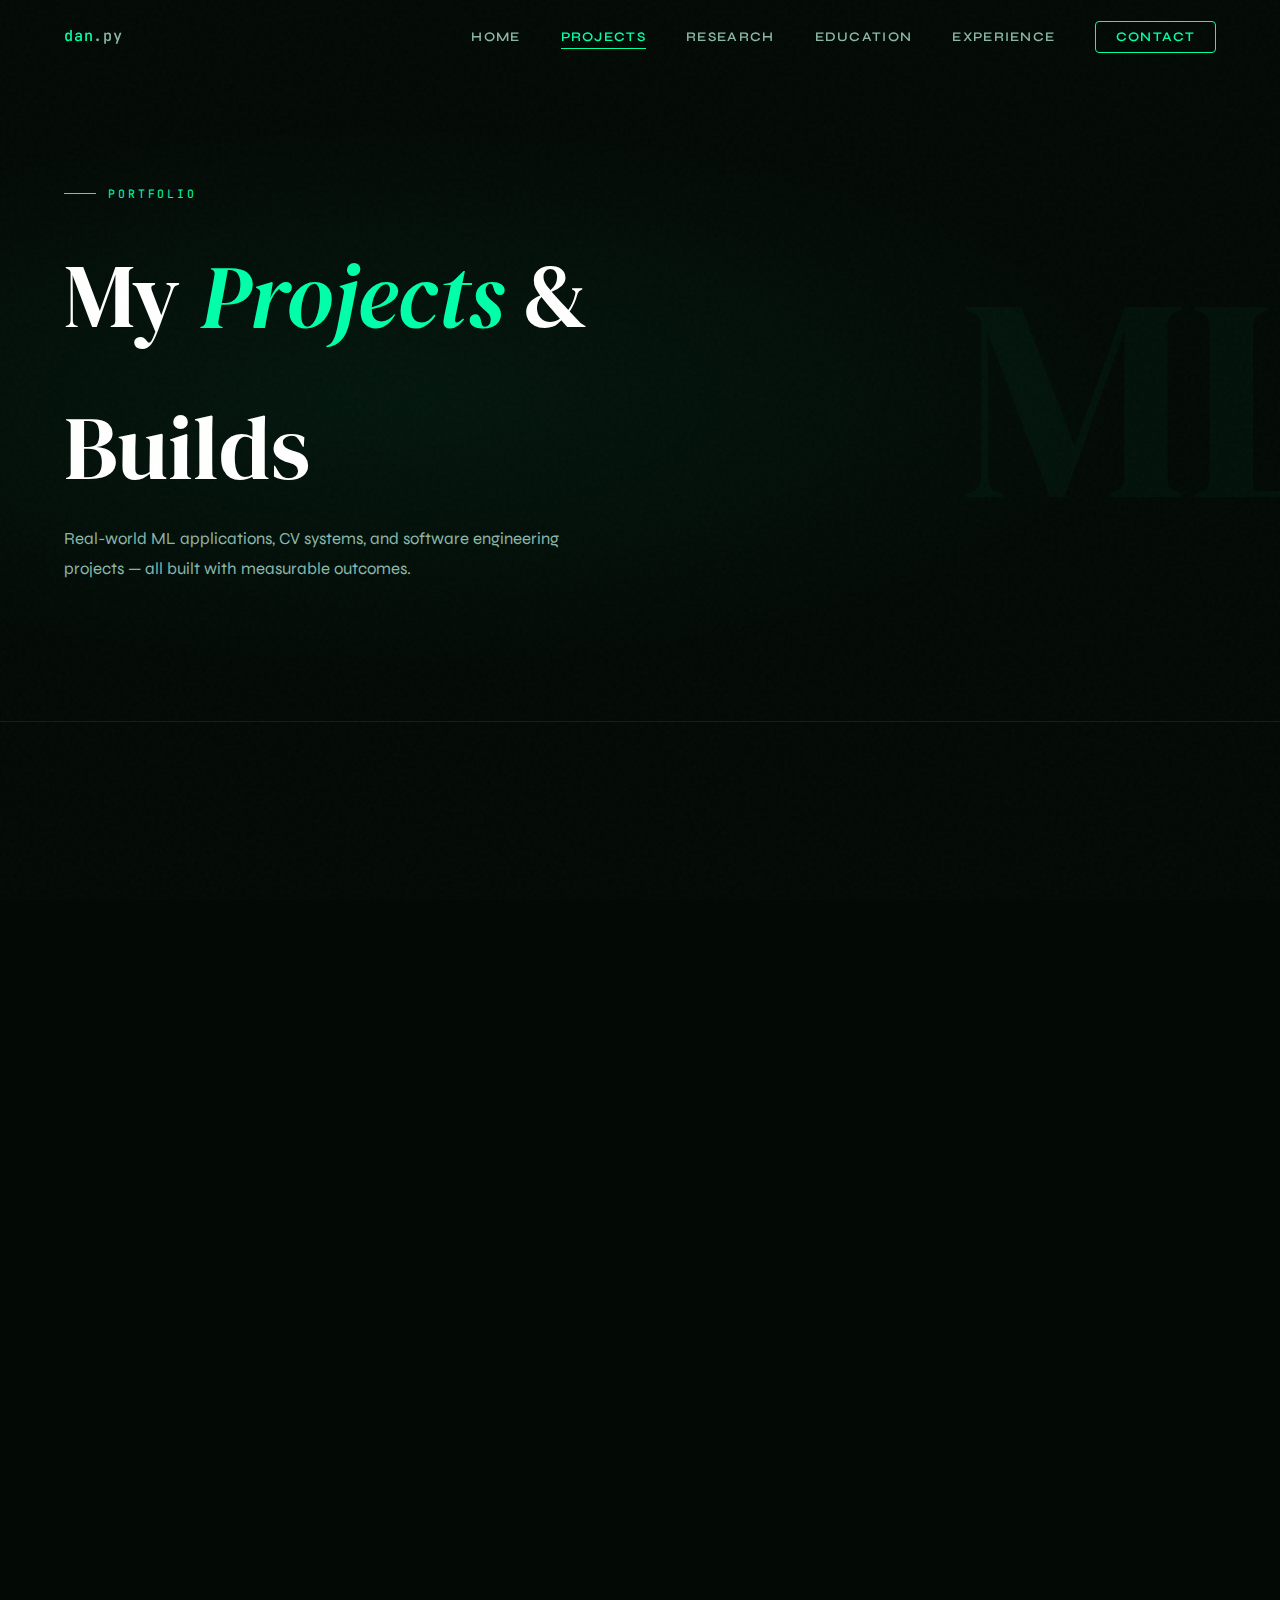
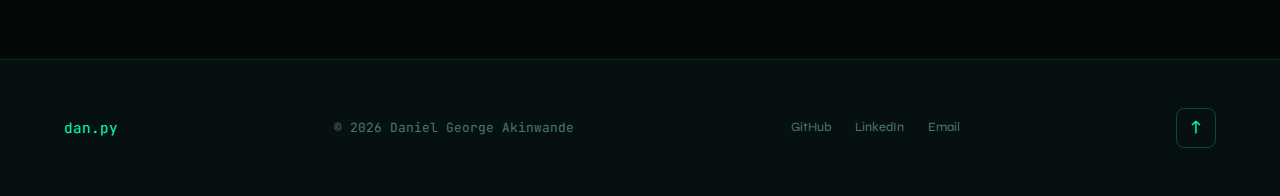
<file: projects.html>
<!DOCTYPE html>
<html lang="en">
<head>
  <meta charset="UTF-8" />
  <meta name="viewport" content="width=device-width, initial-scale=1.0" />
  <title>Projects - Daniel George Akinwande</title>
  <link rel="stylesheet" href="styles.css" />
  <style>
    .page-hero {
      padding: 7rem 5% 5rem;
      background: radial-gradient(ellipse at 30% 50%, rgba(0,255,170,0.05) 0%, transparent 60%);
      border-bottom: 1px solid var(--border);
      position: relative;
      overflow: hidden;
    }
    .page-hero-bg {
      position: absolute;
      right: -5%;
      top: 50%;
      transform: translateY(-50%);
      font-size: 18rem;
      opacity: 0.03;
      font-family: var(--font-serif);
      line-height: 1;
      pointer-events: none;
      color: var(--cyan);
    }
    .page-hero h1 { font-family: var(--font-serif); font-size: clamp(3rem, 7vw, 6rem); font-weight: 400; color: var(--white); }
    .page-hero h1 em { color: var(--cyan); font-style: italic; }

    /* Filter Tabs */
    .filter-bar {
      display: flex;
      gap: 0.75rem;
      flex-wrap: wrap;
      margin-bottom: 3rem;
    }
    .filter-btn {
      padding: 0.5rem 1.2rem;
      border: 1px solid var(--border);
      border-radius: 999px;
      background: transparent;
      color: var(--text2);
      font-family: var(--font-mono);
      font-size: 0.75rem;
      letter-spacing: 0.08em;
      cursor: none;
      transition: all 0.3s;
    }
    .filter-btn:hover, .filter-btn.active {
      border-color: var(--cyan);
      color: var(--cyan);
      background: rgba(0,255,170,0.07);
    }

    /* Project Grid */
    .all-projects-grid {
      display: grid;
      grid-template-columns: repeat(auto-fill, minmax(340px, 1fr));
      gap: 1.75rem;
    }
    .proj-card {
      background: var(--surface);
      border: 1px solid var(--border);
      border-radius: var(--radius2);
      overflow: hidden;
      transition: transform 0.35s var(--ease), border-color 0.3s, box-shadow 0.35s;
    }
    .proj-card:hover {
      transform: translateY(-8px);
      border-color: var(--border2);
      box-shadow: 0 20px 60px rgba(0,0,0,0.4), var(--glow2);
    }
    .proj-header {
      padding: 1.5rem 1.5rem 1rem;
      display: flex;
      align-items: flex-start;
      justify-content: space-between;
      gap: 1rem;
    }
    .proj-icon {
      width: 48px; height: 48px;
      border-radius: 12px;
      background: rgba(0,255,170,0.08);
      border: 1px solid var(--border2);
      display: flex;
      align-items: center;
      justify-content: center;
      font-size: 1.4rem;
      flex-shrink: 0;
    }
    .proj-status {
      font-family: var(--font-mono);
      font-size: 0.65rem;
      letter-spacing: 0.1em;
      padding: 0.3rem 0.7rem;
      border-radius: 999px;
    }
    .status-done { background: rgba(0,255,170,0.1); color: var(--cyan); border: 1px solid rgba(0,255,170,0.2); }
    .status-research { background: rgba(0,229,255,0.1); color: var(--cyan2); border: 1px solid rgba(0,229,255,0.2); }
    .status-award { background: rgba(245,158,11,0.1); color: #f59e0b; border: 1px solid rgba(245,158,11,0.25); }

    .proj-body { padding: 0 1.5rem 1.5rem; }
    .proj-cat {
      font-family: var(--font-mono);
      font-size: 0.65rem;
      color: var(--cyan);
      letter-spacing: 0.18em;
      text-transform: uppercase;
      margin-bottom: 0.4rem;
    }
    .proj-title {
      font-size: 1.1rem;
      font-weight: 700;
      color: var(--white);
      line-height: 1.3;
      margin-bottom: 0.75rem;
    }
    .proj-desc {
      font-size: 0.85rem;
      color: var(--text2);
      line-height: 1.75;
      margin-bottom: 1.2rem;
    }
    .proj-metrics {
      display: grid;
      grid-template-columns: 1fr 1fr;
      gap: 0.75rem;
      margin-bottom: 1.2rem;
      padding: 1rem;
      background: var(--bg2);
      border-radius: var(--radius);
    }
    .metric { text-align: center; }
    .metric-val {
      font-family: var(--font-mono);
      font-size: 1.1rem;
      color: var(--cyan);
      font-weight: 500;
    }
    .metric-label {
      font-size: 0.68rem;
      color: var(--text3);
      text-transform: uppercase;
      letter-spacing: 0.1em;
    }
    .proj-tags { display: flex; flex-wrap: wrap; gap: 0.4rem; margin-bottom: 1.2rem; }
    .proj-footer {
      display: flex;
      gap: 0.75rem;
      padding: 1rem 1.5rem;
      border-top: 1px solid var(--border);
    }
    .proj-link {
      font-family: var(--font-mono);
      font-size: 0.73rem;
      color: var(--text2);
      text-decoration: none;
      display: flex;
      align-items: center;
      gap: 0.3rem;
      transition: color 0.3s;
    }
    .proj-link:hover { color: var(--cyan); }

    /* Featured Large Card */
    .featured-card {
      grid-column: 1 / -1;
      display: grid;
      grid-template-columns: 1fr 1fr;
      gap: 0;
    }
    .featured-visual {
      background: var(--bg2);
      display: flex;
      align-items: center;
      justify-content: center;
      font-size: 6rem;
      min-height: 300px;
      position: relative;
      overflow: hidden;
      border-radius: var(--radius2) 0 0 var(--radius2);
    }
    .featured-visual::before {
      content: '';
      position: absolute;
      inset: 0;
      background: radial-gradient(circle at 50%, rgba(0,255,170,0.1), transparent 70%);
    }
    .featured-visual .grid-bg {
      position: absolute;
      inset: 0;
      background-image:
        linear-gradient(var(--border) 1px, transparent 1px),
        linear-gradient(90deg, var(--border) 1px, transparent 1px);
      background-size: 40px 40px;
      opacity: 0.5;
    }
    .featured-content {
      padding: 2.5rem;
    }
    .featured-badge {
      display: inline-block;
      padding: 0.3rem 0.8rem;
      background: rgba(57,255,20,0.1);
      border: 1px solid rgba(57,255,20,0.3);
      border-radius: 999px;
      font-family: var(--font-mono);
      font-size: 0.68rem;
      color: var(--green);
      letter-spacing: 0.12em;
      margin-bottom: 1rem;
    }
    .featured-title {
      font-family: var(--font-serif);
      font-size: 1.8rem;
      font-weight: 400;
      color: var(--white);
      line-height: 1.2;
      margin-bottom: 1rem;
    }

    @media (max-width: 900px) {
      .featured-card { grid-template-columns: 1fr; }
      .featured-visual { border-radius: var(--radius2) var(--radius2) 0 0; min-height: 200px; }
      .all-projects-grid { grid-template-columns: 1fr; }
    }
  </style>
</head>
<body>
<div class="cursor"></div>
<div class="cursor-ring"></div>
<div class="page-transition"></div>

<nav>
  <a href="index.html" class="nav-logo">dan<span>.py</span></a>
  <ul class="nav-links">
    <li><a href="index.html">Home</a></li>
    <li><a href="projects.html" class="active">Projects</a></li>
    <li><a href="research.html">Research</a></li>
    <li><a href="education.html">Education</a></li>
    <li><a href="experience.html">Experience</a></li>
    <li><a href="contact.html" class="nav-cta">Contact</a></li>
  </ul>
  <button class="hamburger"><span></span><span></span><span></span></button>
</nav>
<div class="mobile-nav">
  <a href="index.html">Home</a><a href="projects.html">Projects</a><a href="research.html">Research</a>
  <a href="education.html">Education</a><a href="experience.html">Experience</a><a href="contact.html">Contact</a>
</div>

<div class="page-wrapper">

  <div class="page-hero">
    <div class="page-hero-bg">ML</div>
    <p class="section-tag reveal">Portfolio</p>
    <h1 class="reveal" data-delay="100">My <em>Projects</em> &<br>Builds</h1>
    <p class="section-subtitle reveal" data-delay="200">Real-world ML applications, CV systems, and software engineering projects — all built with measurable outcomes.</p>
  </div>

  <section>
    <div class="filter-bar reveal">
      <button class="filter-btn active" data-filter="all">All</button>
      <button class="filter-btn" data-filter="cv">Computer Vision</button>
      <button class="filter-btn" data-filter="nlp">NLP</button>
      <button class="filter-btn" data-filter="ml">Machine Learning</button>
      <button class="filter-btn" data-filter="se">Software Engineering</button>
      <button class="filter-btn" data-filter="embedded">Embedded</button>
    </div>

    <div class="all-projects-grid" data-stagger>

      <!-- Featured -->
      <div class="proj-card featured-card reveal tilt-card" data-category="se">
        <div class="featured-visual">
          <div class="grid-bg"></div>
          🧮
        </div>
        <div class="featured-content">
          <span class="featured-badge"><b>FINAL YEAR PROJECT</b></span>
          <h2 class="featured-title">Library Resource Management System</h2>
          <p style="color:var(--text2);font-size:0.9rem;line-height:1.8;margin-bottom:1.2rem;">
            Designed and implemented a full-stack system to automate cataloging, borrowing, and tracking of library resources for OOU's Engineering Campus Library. Features include user management, secure authentication, and real-time reporting. Conducted stakeholder testing to ensure usability and efficiency. Currently in preparation for publication.
          </p>
          <div style="display:flex;flex-wrap:wrap;gap:0.5rem;margin-bottom:1.25rem;">
            <span class="tag">Software Engineering</span><span class="tag">Database</span><span class="tag">Authentication</span><span class="tag">Real-time Reports</span>
          </div>
          <div style="display:flex;gap:1rem;">
            <a href="https://github.com/Danakin01" class="btn btn-primary" style="padding:0.65rem 1.4rem;font-size:0.8rem;">GitHub</a>
            <a href="research.html" class="btn btn-outline" style="padding:0.65rem 1.4rem;font-size:0.8rem;">Research</a>
          </div>
        </div>
      </div>

      <!-- Drowsiness Detection -->
      <div class="proj-card reveal tilt-card" data-category="cv">
        <div class="proj-header">
          <div class="proj-icon">👁️</div>
          <span class="proj-status status-done">COMPLETE</span>
        </div>
        <div class="proj-body">
          <p class="proj-cat">Computer Vision · Safety</p>
          <h3 class="proj-title">Face Drowsiness Detection System</h3>
          <p class="proj-desc">Real-time system using Python, OpenCV, and dlib to monitor eye closure via EAR calculation and 68-point facial landmark prediction. Triggers visual + audio alerts after 2 consecutive seconds of drowsiness.</p>
          <div class="proj-metrics">
            <div class="metric"><div class="metric-val">30+ FPS</div><div class="metric-label">Processing Speed</div></div>
            <div class="metric"><div class="metric-val">68pt</div><div class="metric-label">Landmarks</div></div>
          </div>
          <div class="proj-tags"><span class="tag">Python</span><span class="tag">OpenCV</span><span class="tag">dlib</span><span class="tag">Real-time</span></div>
        </div>
        <div class="proj-footer">
          <a href="https://github.com/Danakin01/drowsiness_detection" class="proj-link">⎈ GitHub</a>
          <a href="https://github.com/Danakin01/drowsiness_detection" class="proj-link">Details →</a>
        </div>
      </div>

      <!-- Sentiment Analysis -->
      <div class="proj-card reveal tilt-card" data-category="nlp">
        <div class="proj-header">
          <div class="proj-icon">💬</div>
          <span class="proj-status status-done">COMPLETE</span>
        </div>
        <div class="proj-body">
          <p class="proj-cat">NLP · Sentiment Analysis</p>
          <h3 class="proj-title">Social Media Sentiment Analysis Pipeline</h3>
          <p class="proj-desc">NLP pipeline to analyse and classify sentiments from 10,000+ social media posts. Applied text pre-processing, TF-IDF, and ML models for business engagement insights.</p>
          <div class="proj-metrics">
            <div class="metric"><div class="metric-val">~82%</div><div class="metric-label">Accuracy</div></div>
            <div class="metric"><div class="metric-val">10k+</div><div class="metric-label">Posts Analysed</div></div>
          </div>
          <div class="proj-tags"><span class="tag">Python</span><span class="tag">TF-IDF</span><span class="tag">Scikit-Learn</span></div>
        </div>
        <div class="proj-footer">
          <a href="https://github.com/Danakin01/social-media-analysis-sentiment" class="proj-link">⎈ GitHub</a>
          <a href="https://github.com/Danakin01/social-media-analysis-sentiment" class="proj-link">Details →</a>
        </div>
      </div>

      <!-- Email Classifier -->
      <div class="proj-card reveal tilt-card" data-category="nlp">
        <div class="proj-header">
          <div class="proj-icon">📩</div>
          <span class="proj-status status-done">COMPLETE</span>
        </div>
        <div class="proj-body">
          <p class="proj-cat">ML Classification · NLP</p>
          <h3 class="proj-title">Email Spam Classifier</h3>
          <p class="proj-desc">Supervised ML model classifying emails as spam or non-spam using bag-of-words and word embeddings feature extraction techniques with over 95% precision.</p>
          <div class="proj-metrics">
            <div class="metric"><div class="metric-val">&gt;95%</div><div class="metric-label">Precision</div></div>
            <div class="metric"><div class="metric-val">2</div><div class="metric-label">Feature Methods</div></div>
          </div>
          <div class="proj-tags"><span class="tag">Python</span><span class="tag">NLP</span><span class="tag">Bag-of-Words</span></div>
        </div>
        <div class="proj-footer">
          <a href="https://github.com/Danakin01/email_classifier" class="proj-link">⎈ GitHub</a>
          <a href="https://github.com/Danakin01/email_classifier" class="proj-link">Details →</a>
        </div>
      </div>

      <!-- Flexural Strength ML -->
      <div class="proj-card reveal tilt-card" data-category="ml">
        <div class="proj-header">
          <div class="proj-icon">🏗️</div>
          <span class="proj-status status-research">RESEARCH</span>
        </div>
        <div class="proj-body">
          <p class="proj-cat">ML · Civil Engineering</p>
          <h3 class="proj-title">ML for Flexural Strength Prediction</h3>
          <p class="proj-desc">Independent research implementing and comparing ML models to predict flexural strength of concrete beams. Includes feature analysis and experimental validation for improved dataset accuracy. Publication in view.</p>
          <div class="proj-metrics">
            <div class="metric"><div class="metric-val">Multiple</div><div class="metric-label">ML Models</div></div>
            <div class="metric"><div class="metric-val">In Prep</div><div class="metric-label">Publication</div></div>
          </div>
          <div class="proj-tags"><span class="tag">Python</span><span class="tag">Scikit-Learn</span><span class="tag">Feature Eng.</span></div>
        </div>
        <div class="proj-footer">
          <a href="research.html" class="proj-link">Research →</a>
        </div>
      </div>

      <!-- House Price Prediction -->
      <div class="proj-card reveal tilt-card" data-category="ml">
        <div class="proj-header">
          <div class="proj-icon">🏠</div>
          <span class="proj-status status-done">COMPLETE</span>
        </div>
        <div class="proj-body">
          <p class="proj-cat">ML · Predictive Modeling</p>
          <h3 class="proj-title">House Price Prediction (SWEP Project)</h3>
          <p class="proj-desc">Utilised 3 ML models (Linear Regression, Random Forest, Decision Tree) to forecast house prices from a large pricing dataset. Analysed results for pattern recognition and optimized predictive accuracy above 70%.</p>
          <div class="proj-metrics">
            <div class="metric"><div class="metric-val">&gt;70%</div><div class="metric-label">Accuracy</div></div>
            <div class="metric"><div class="metric-val">3</div><div class="metric-label">Models Compared</div></div>
          </div>
          <div class="proj-tags"><span class="tag">Python</span><span class="tag">Random Forest</span><span class="tag">Regression</span></div>
        </div>
        <div class="proj-footer">
          <a href="https://github.com/Danakin01/rent-predict-lagos" class="proj-link">⎈ GitHub</a>
        </div>
      </div>

      <!-- VDL Chatbot -->
      <div class="proj-card reveal tilt-card" data-category="ml">
        <div class="proj-header">
          <div class="proj-icon">🤖</div>
          <span class="proj-status status-done">DEPLOYED</span>
        </div>
        <div class="proj-body">
          <p class="proj-cat">ML · LLM · Enterprise</p>
          <h3 class="proj-title">Database Chatbot (VDL Technologies)</h3>
          <p class="proj-desc">Trained and fine-tuned ML models powering 1 production business chatbot at VDL Technologies. Developed and integrated APIs improving system integration across business applications.</p>
          <div class="proj-metrics">
            <div class="metric"><div class="metric-val">1</div><div class="metric-label">Live Chatbot</div></div>
            <div class="metric"><div class="metric-val">190k+</div><div class="metric-label">Records Processed</div></div>
          </div>
          <div class="proj-tags"><span class="tag">Python</span><span class="tag">ML Fine-tuning</span><span class="tag">APIs</span></div>
        </div>
        <div class="proj-footer">
          <span style="font-family:var(--font-mono);font-size:0.72rem;color:var(--text3)">Proprietary · VDL Technologies</span>
        </div>
      </div>

      <!-- Automatic Door Lock -->
      <div class="proj-card reveal tilt-card" data-category="embedded">
        <div class="proj-header">
          <div class="proj-icon">🔐</div>
          <span class="proj-status status-award">AWARD-WINNING</span>
        </div>
        <div class="proj-body">
          <p class="proj-cat">Embedded Systems · Hardware</p>
          <h3 class="proj-title">Automatic Door Lock with Passkey Encryption</h3>
          <p class="proj-desc">Led a team of 4 to develop an automatic door lock with passkey encryption in 1 month — recognised as one of the top projects in the department. Integrated 10+ hardware components ensuring reliability.</p>
          <div class="proj-metrics">
            <div class="metric"><div class="metric-val">10+</div><div class="metric-label">Components</div></div>
            <div class="metric"><div class="metric-val">Top 3</div><div class="metric-label">Department Rank</div></div>
          </div>
          <div class="proj-tags"><span class="tag">Embedded C</span><span class="tag">Hardware</span><span class="tag">Team Lead</span></div>
        </div>
        <div class="proj-footer">
          <a href="education.html" class="proj-link">Awards →</a>
        </div>
      </div>

      <!-- Traffic Sign Recognition -->
      <div class="proj-card reveal tilt-card" data-category="cv">
        <div class="proj-header">
          <div class="proj-icon">🚦</div>
          <span class="proj-status status-done">OPEN SOURCE</span>
        </div>
        <div class="proj-body">
          <p class="proj-cat">Computer Vision · GDSC Project</p>
          <h3 class="proj-title">Traffic Sign Recognition Model</h3>
          <p class="proj-desc">Directed a team of 8 at GDSC OOU to build a traffic sign recognition model. Open-source contribution that garnered 150+ GitHub stars as part of 3 collaborative projects under AI/ML club leadership.</p>
          <div class="proj-metrics">
            <div class="metric"><div class="metric-val">150+</div><div class="metric-label">GitHub Stars</div></div>
            <div class="metric"><div class="metric-val">8</div><div class="metric-label">Team Members</div></div>
          </div>
          <div class="proj-tags"><span class="tag">Python</span><span class="tag">CV</span><span class="tag">Open Source</span></div>
        </div>
        <div class="proj-footer">
          <a href="#" class="proj-link">⎈ GitHub</a>
        </div>
      </div>

    </div>
  </section>

</div>

<footer>
  <a href="index.html" class="footer-logo">dan.py</a>
  <p class="footer-copy">© 2026 Daniel George Akinwande</p>
  <div class="footer-links">
    <a href="https://github.com/Danakin01" target="_blank">GitHub</a>
    <a href="https://linkedin.com" target="_blank">LinkedIn</a>
    <a href="mailto:danielakinwande00@gmail.com">Email</a>
  </div>
  <a href="#" class="back-to-top">↑</a>
</footer>

<script src="main.js"></script>
<script>
// Filter functionality (adapted from your first page for perfect multi-category support + second page smoothness)
document.querySelectorAll('.filter-btn').forEach(btn => {
  btn.addEventListener('click', () => {
    document.querySelectorAll('.filter-btn').forEach(b => b.classList.remove('active'));
    btn.classList.add('active');
    const f = btn.dataset.filter;

    document.querySelectorAll('.proj-card').forEach(card => {
      const cat = card.dataset.category || '';
      const match = f === 'all' || cat === f;
      card.style.transition = 'opacity 0.35s, transform 0.35s';
      if (match) {
        card.style.display = '';
        setTimeout(() => { card.style.opacity = '1'; }, 10);
      } else {
        card.style.opacity = '0.25';
        setTimeout(() => {
          if (card.style.opacity === '0.25') card.style.display = 'none';
        }, 350);
      }
    });
  });
});
</script>
</body>
</html>
</file>
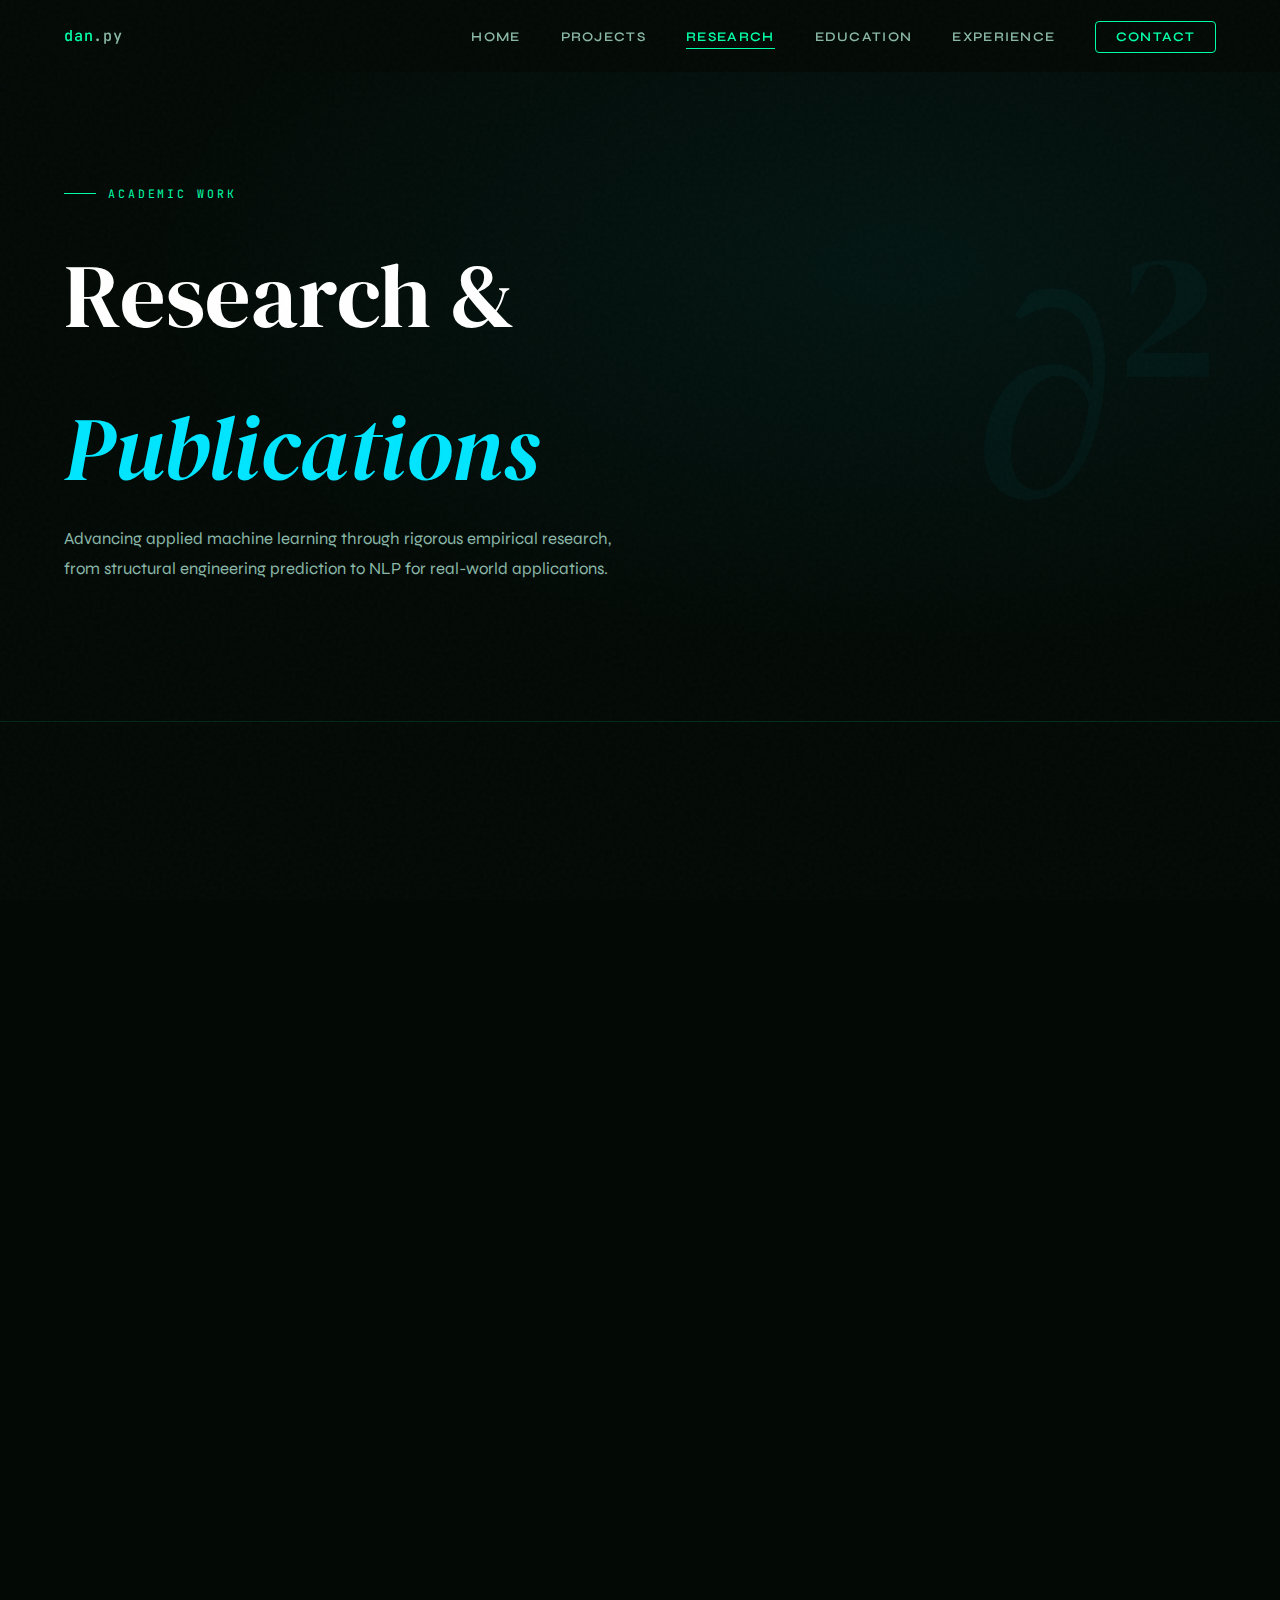
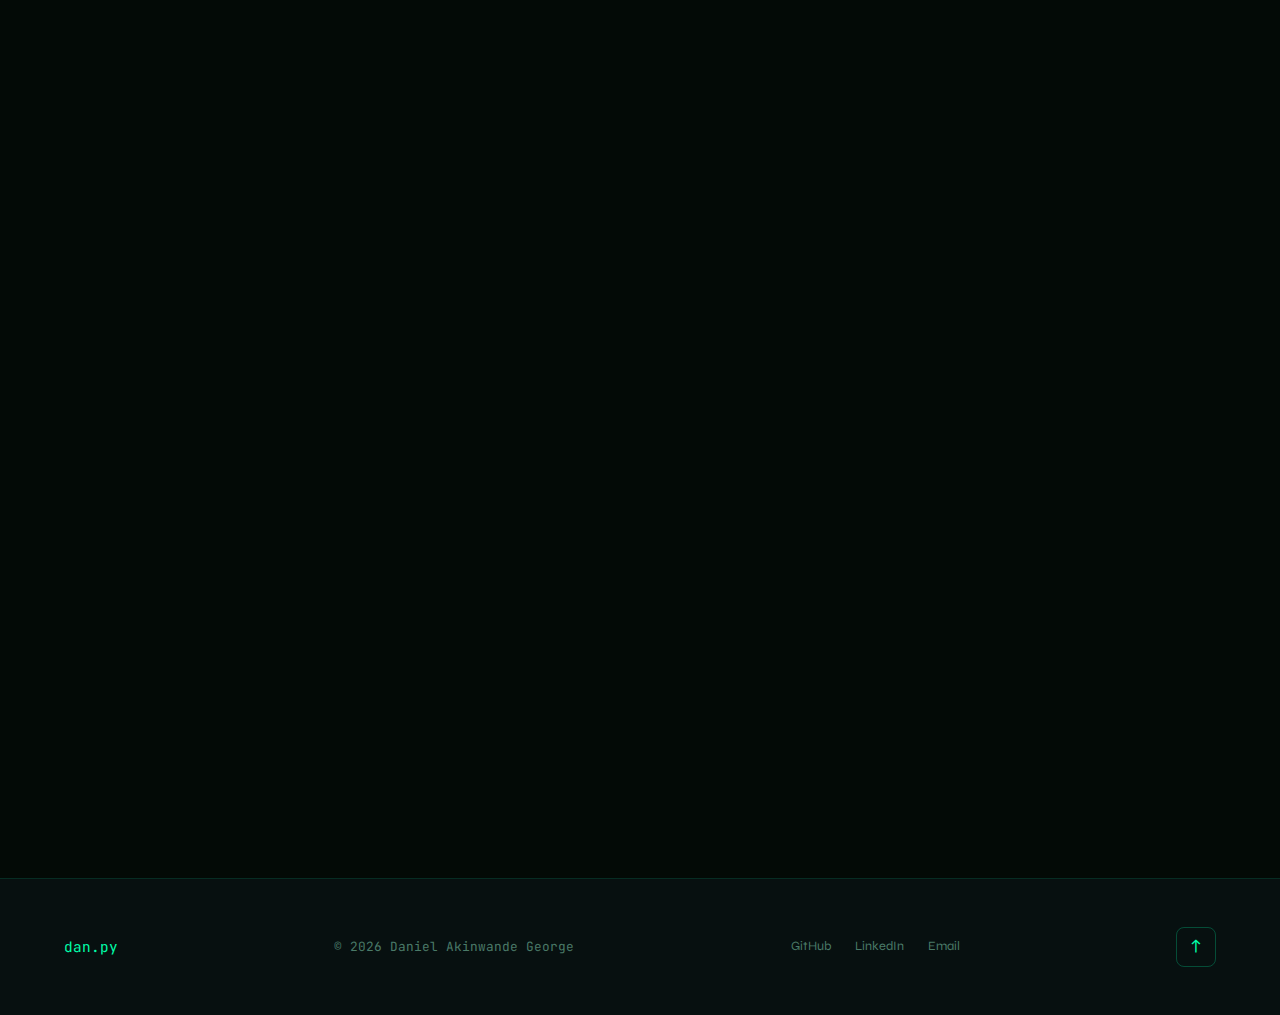
<file: research.html>
<!DOCTYPE html>
<html lang="en">
<head>
  <meta charset="UTF-8" />
  <meta name="viewport" content="width=device-width, initial-scale=1.0" />
  <title>Research - Daniel Akinwande George</title>
  <link rel="stylesheet" href="styles.css" />
  <style>
    .page-hero {
      padding: 7rem 5% 5rem;
      background: radial-gradient(ellipse at 70% 30%, rgba(0,229,255,0.05) 0%, transparent 60%);
      border-bottom: 1px solid var(--border);
      position: relative;
    }
    .page-hero-bg {
      position: absolute; right: 5%; top: 50%; transform: translateY(-50%);
      font-size: 18rem; opacity: 0.03; font-family: var(--font-serif); color: var(--cyan2);
      pointer-events: none;
    }

    /* Research Layout */
    .research-layout {
      display: grid;
      grid-template-columns: 1fr 320px;
      gap: 4rem;
      align-items: start;
    }
    .research-main {}
    .research-sidebar {
      position: sticky;
      top: 100px;
    }

    /* Publication Card */
    .pub-card {
      border: 1px solid var(--border);
      border-radius: var(--radius2);
      padding: 2rem;
      margin-bottom: 1.5rem;
      background: var(--surface);
      transition: border-color 0.3s, box-shadow 0.3s;
      position: relative;
    }
    .pub-card:hover {
      border-color: var(--border2);
      box-shadow: 0 8px 40px rgba(0,0,0,0.3), 0 0 0 1px rgba(0,255,170,0.05);
    }
    .pub-card::before {
      content: '';
      position: absolute;
      left: 0; top: 0; bottom: 0;
      width: 3px;
      background: var(--gradient);
      border-radius: 3px 0 0 3px;
      transform: scaleY(0);
      transition: transform 0.4s var(--ease);
    }
    .pub-card:hover::before { transform: scaleY(1); }

    .pub-year {
      font-family: var(--font-mono);
      font-size: 0.72rem;
      color: var(--cyan);
      letter-spacing: 0.15em;
      margin-bottom: 0.5rem;
      display: flex;
      align-items: center;
      gap: 0.75rem;
    }
    .pub-venue {
      padding: 0.2rem 0.7rem;
      background: rgba(0,255,170,0.08);
      border: 1px solid rgba(0,255,170,0.15);
      border-radius: 999px;
      font-size: 0.65rem;
    }
    .pub-title {
      font-family: var(--font-serif);
      font-size: 1.3rem;
      font-weight: 400;
      color: var(--white);
      line-height: 1.35;
      margin-bottom: 0.6rem;
    }
    .pub-authors {
      font-size: 0.82rem;
      color: var(--text3);
      margin-bottom: 0.75rem;
    }
    .pub-authors strong { color: var(--cyan); }
    .pub-abstract {
      font-size: 0.875rem;
      color: var(--text2);
      line-height: 1.8;
      margin-bottom: 1.2rem;
      display: -webkit-box;
      -webkit-line-clamp: 3;
      -webkit-box-orient: vertical;
      overflow: hidden;
    }
    .pub-abstract.expanded { -webkit-line-clamp: unset; overflow: visible; }
    .pub-links { display: flex; gap: 0.75rem; flex-wrap: wrap; align-items: center; }
    .pub-link {
      font-family: var(--font-mono);
      font-size: 0.72rem;
      color: var(--text2);
      text-decoration: none;
      display: flex;
      align-items: center;
      gap: 0.3rem;
      transition: color 0.3s;
    }
    .pub-link:hover { color: var(--cyan); }
    .pub-expand {
      background: none;
      border: none;
      font-family: var(--font-mono);
      font-size: 0.72rem;
      color: var(--text3);
      cursor: none;
      transition: color 0.3s;
      margin-left: auto;
    }
    .pub-expand:hover { color: var(--cyan); }

    /* Sidebar */
    .sidebar-card {
      background: var(--surface);
      border: 1px solid var(--border);
      border-radius: var(--radius2);
      padding: 1.75rem;
      margin-bottom: 1.5rem;
    }
    .sidebar-title {
      font-family: var(--font-mono);
      font-size: 0.72rem;
      color: var(--cyan);
      letter-spacing: 0.2em;
      text-transform: uppercase;
      margin-bottom: 1.25rem;
    }
    .interest-item {
      display: flex;
      align-items: center;
      gap: 0.75rem;
      padding: 0.6rem 0;
      border-bottom: 1px solid var(--border);
      font-size: 0.85rem;
      color: var(--text2);
    }
    .interest-item:last-child { border-bottom: none; }
    .interest-icon { font-size: 1.1rem; }
    .collab-item {
      padding: 0.75rem 0;
      border-bottom: 1px solid var(--border);
      font-size: 0.82rem;
    }
    .collab-item:last-child { border-bottom: none; }
    .collab-name { color: var(--white); font-weight: 600; }
    .collab-inst { color: var(--text3); font-size: 0.75rem; }

    /* Stats Row */
    .research-stats {
      display: grid;
      grid-template-columns: repeat(4, 1fr);
      gap: 1rem;
      margin-bottom: 3rem;
    }
    .r-stat {
      background: var(--surface);
      border: 1px solid var(--border);
      border-radius: var(--radius);
      padding: 1.25rem;
      text-align: center;
    }
    .r-stat-num {
      font-family: var(--font-mono);
      font-size: 1.8rem;
      color: var(--cyan);
      font-weight: 500;
    }
    .r-stat-label { font-size: 0.72rem; color: var(--text3); text-transform: uppercase; letter-spacing: 0.1em; }

    @media (max-width: 1000px) {
      .research-layout { grid-template-columns: 1fr; }
      .research-sidebar { position: static; }
      .research-stats { grid-template-columns: repeat(2,1fr); }
    }
  </style>
</head>
<body>
<div class="cursor"></div>
<div class="cursor-ring"></div>
<div class="page-transition"></div>

<nav>
  <a href="index.html" class="nav-logo">dan<span>.py</span></a>
  <ul class="nav-links">
    <li><a href="index.html">Home</a></li>
    <li><a href="projects.html">Projects</a></li>
    <li><a href="research.html" class="active">Research</a></li>
    <li><a href="education.html">Education</a></li>
    <li><a href="experience.html">Experience</a></li>
    <li><a href="contact.html" class="nav-cta">Contact</a></li>
  </ul>
  <button class="hamburger"><span></span><span></span><span></span></button>
</nav>
<div class="mobile-nav">
  <a href="index.html">Home</a><a href="projects.html">Projects</a><a href="research.html">Research</a>
  <a href="education.html">Education</a><a href="experience.html">Experience</a><a href="contact.html">Contact</a>
</div>

<div class="page-wrapper">

  <div class="page-hero">
    <div class="page-hero-bg">∂²</div>
    <p class="section-tag reveal">Academic Work</p>
    <h1 class="reveal" data-delay="100" style="font-family:var(--font-serif);font-size:clamp(3rem,7vw,6rem);font-weight:400;color:var(--white);">Research &<br><em style="color:var(--cyan2);">Publications</em></h1>
    <p class="section-subtitle reveal" data-delay="200">Advancing applied machine learning through rigorous empirical research, from structural engineering prediction to NLP for real-world applications.</p>
  </div>

  <section>
    <!-- Stats -->
    <div class="research-stats" data-stagger>
      <div class="r-stat reveal">
        <div class="r-stat-num" data-count="2" data-suffix="">0</div>
        <div class="r-stat-label">Publications</div>
      </div>
      <div class="r-stat reveal">
        <div class="r-stat-num" data-count="2" data-suffix="">0</div>
        <div class="r-stat-label">In Preparation</div>
      </div>
      <div class="r-stat reveal">
        <div class="r-stat-num" data-count="2" data-suffix="">0</div>
        <div class="r-stat-label">research areas</div>
      </div>
      <div class="r-stat reveal">
        <div class="r-stat-num" data-count="2025" data-suffix="">0</div>
        <div class="r-stat-label">Active year</div>
      </div>
    </div>

    <div class="research-layout">
      <!-- Publications -->
      <div class="research-main">
        <p class="section-tag reveal">Publications</p>

        <!-- Paper 1 -->
        <div class="pub-card reveal" data-delay="100">
          <div class="pub-row">
            <span class="pub-year">2025 <span class="pub-venue">IN PREPARATION</span>
          </div>
          <h2 class="pub-title">Design and Development of a Library Resource Management System</h2>
          <p class="pub-authors"><strong>Daniel George Akinwande</strong> — Final Year Project, OOU</p>
          <p class="pub-abstract" id="abs1">This paper presents the design and implementation of a comprehensive Library Resource Management System developed for the Engineering Campus Library at Olabisi Onabanjo University. The system automates cataloging, borrowing, and tracking of library resources with a focus on user management, secure authentication, and real-time reporting capabilities. The system was developed using a structured software engineering methodology and validated with stakeholders to ensure usability, efficiency, and reliability. The system dramatically reduces manual administrative overhead, enabling librarians to manage resources more accurately and students to locate materials faster. Stakeholder testing confirmed significant improvements in operational throughput and user satisfaction compared to the prior manual system. </p>
          <div class="pub-links">
            <a href="fyp.pdf" class="pub-link">📄 PDF</a>
            <a href="#" class="pub-link">💻 Code</a>
            <a href="dataset.zip" class="pub-link">📊 Dataset</a>
            <button class="pub-expand" onclick="toggleAbstract('abs1', this)">Read more ↓</button>
          </div>
        </div>

        <!-- Paper 2 -->
       <div class="pub-card reveal" data-delay="200">
          <div class="pub-row">
            <span class="pub-year">2025 – 2026<span class="pub-venue">ONGOING COLLABORATION</span>
          </div>
          <h2 class="pub-title">Machine Learning Approaches for Flexural Strength Prediction in Concrete Beams</h2>
          <p class="pub-authors"><strong>Daniel George Akinwande</strong> — Independent Research / Ongoing Collaboration</p>
          <p class="pub-abstract" id="abs2">
            This study investigates the application of multiple machine learning models for predicting the flexural strength of reinforced concrete beams — a critical structural engineering parameter traditionally reliant on time-intensive physical testing. The research implements and benchmarks several supervised learning algorithms including Random Forest, Gradient Boosted Trees, and Support Vector Regression on a comprehensive dataset of concrete beam experimental results. Feature engineering techniques were applied to extract the most predictive variables, and cross-validation was used to ensure robustness and generalisation. Results indicate that ensemble tree-based models significantly outperform linear baselines, offering a viable pathway for rapid, non-destructive strength estimation in construction practice.
          </p>
          <div class="pub-links">
            <a href="#" class="pub-link">📄 PDF</a>
            <a href="https://github.com/Danakin01/FRP-strengthened-RC-beams-database-and-GUI" class="pub-link">💻 Code</a>
            <a href="#" class="pub-link">🤗 Model</a>
            <a href="#" class="pub-link">📊 Dataset</a>
            <button class="pub-expand" onclick="toggleAbstract('abs2', this)">Read more ↓</button>
          </div>
        </div>

        <!-- GDSC Contributions note -->
        <div class="pub-card reveal" data-delay="300">
          <div class="pub-row">
            <span class="pub-year">2023 – 2025 <span class="pub-venue">OPEN SOURCE / GDSC</span>
          </div>
          <h2 class="pub-title">Open-Source AI Contributions - GDSC OOU</h2>
          <p class="pub-authors"><strong>Daniel George Akinwande</strong> — AI/ML Lead, Google Developer Student Clubs OOU</p>
          <p class="pub-abstract" id="abs3">
            As AI & ML Lead at Google Developer Student Clubs (GDSC), Olabisi Onabanjo University, I directed 3 collaborative open-source projects — including a traffic sign recognition model and a sentiment analysis tool. These projects collectively achieved 150+ GitHub stars and represented genuine contributions to the broader developer and ML community. Two of these projects were submitted as open-source contributions and are maintained on GitHub. Additionally, the GDSC workshops and bootcamps I led contributed to a data science and AI educational community that now has 120+ active members from the university.
          </p>
          <div class="pub-links">
            <a href="#" class="pub-link">⌥ GitHub Org</a>
            <a href="experience.html" class="pub-link">Leadership →</a>
            <button class="pub-expand" onclick="toggleAbstract('abs3', this)">Read more ↓</button>
          </div>
        </div>

      </div>

      <!-- Sidebar -->
      <div class="research-sidebar">
        <div class="sidebar-card reveal">
          <div class="sidebar-title">Research Interests</div>
          <div class="interest-item"><span class="interest-icon">🤖</span> Agentic AI Workflows</div>
          <div class="interest-item"><span class="interest-icon">📊</span> Predictive ML Models</div>
          <div class="interest-item"><span class="interest-icon">👁️</span> Computer Vision</div>
          <div class="interest-item"><span class="interest-icon">💬</span> NLP & Text Classification</div>
          <div class="interest-item"><span class="interest-icon">⚙️</span> Embedded AI Systems</div>
          <div class="interest-item"><span class="interest-icon">🏗️</span> AI for Civil Engineering</div>
          <div class="interest-item"><span class="interest-icon">♾️</span>Continual Learning</div>
        </div>

        <div class="sidebar-card reveal" data-delay="150">
          <div class="sidebar-title">Collaborators</div>
          <div class="collab-item">
            <div class="collab-name">Dr. Ayo Oyedeji</div>
            <div class="collab-inst">Olabisi Onabanjo University — Thesis Supervisor</div>
          </div>
          <div class="collab-item">
            <div class="collab-name">Lawal Jelili</div>
            <div class="collab-inst">Olabisi Onabanjo University, Department of Computer Engineering</div>
          </div>
         <div class="collab-item">
            <div class="collab-name">Ajayi David</div>
            <div class="collab-inst">Olabisi Onabanjo University, Department of Civil Engineering</div>
          </div>
        </div>

        <div class="sidebar-card reveal" data-delay="300">
          <div class="sidebar-title">Academic Profiles</div>
          <div style="display:flex;flex-direction:column;gap:0.75rem;">
            <a href="https://googlescholar.com" class="btn btn-outline" style="font-size:0.75rem;padding:0.55rem 1rem;justify-content:center;">Google Scholar</a>
            <a href="https://linkedin.com/in/daniel-akinwande" class="btn btn-outline" style="font-size:0.75rem;padding:0.55rem 1rem;justify-content:center;">LinkedIn</a>
            <a href="https://github.com/Danakin01" class="btn btn-outline" style="font-size:0.75rem;padding:0.55rem 1rem;justify-content:center;">GitHub</a>
            <a href="https://researchgate.com" class="btn btn-outline" style="font-size:0.75rem;padding:0.55rem 1rem;justify-content:center;">ResearchGate</a>
          </div>
        </div>
        <!-- Institutions -->
      <div class="research-sidebar">
        <div class="sidebar-card reveal">
          <div class="sidebar-title">Institutions</div>
          <div class="interest-item"><span class="interest-icon">🎓</span> Olabisi Onabanjo University</div>
          <div class="interest-item"><span class="interest-icon">🌍</span>GDSC OOU Chapter</div>
        </div>
      </div>
    </div>
  </section>

</div>

<footer>
  <a href="index.html" class="footer-logo">dan.py</a>
  <p class="footer-copy">© 2026 Daniel Akinwande George</p>
  <div class="footer-links">
    <a href="https://github.com/danakin01" target="_blank">GitHub</a>
    <a href="https://linkedin.com/in/daniel-akinwande" target="_blank">LinkedIn</a>
    <a href="mailto:danielakinwande00@gmail.com">Email</a>
  </div>
  <a href="#" class="back-to-top">↑</a>
</footer>

<script src="main.js"></script>
<script>
function toggleAbstract(id, btn) {
  const el = document.getElementById(id);
  el.classList.toggle('expanded');
  btn.textContent = el.classList.contains('expanded') ? 'Show less ↑' : 'Read more ↓';
}
</script>
</body>
</html>
</file>
<file: styles.css>
/* ═══════════════════════════════════════════════
   DANIEL AKINWANDE GEORGE — PORTFOLIO STYLES
   Dark Electric Theme: Black + Neon Cyan/Green
═══════════════════════════════════════════════ */

@import url('https://fonts.googleapis.com/css2?family=Syne:wght@400;500;600;700;800&family=DM+Serif+Display:ital@0;1&family=JetBrains+Mono:wght@300;400;500&display=swap');

/* ── CSS Variables ── */
:root {
  --bg:        #030a06;
  --bg2:       #071010;
  --surface:   #0d1f1f;
  --surface2:  #122828;
  --border:    rgba(0,255,170,0.12);
  --border2:   rgba(0,255,170,0.25);
  --cyan:      #00ffaa;
  --cyan2:     #00e5ff;
  --green:     #39ff14;
  --text:      #e8f5f0;
  --text2:     #8ab8a8;
  --text3:     #4a7a68;
  --white:     #ffffff;
  --gradient:  linear-gradient(135deg, #00ffaa, #00e5ff);
  --glow:      0 0 30px rgba(0,255,170,0.3);
  --glow2:     0 0 60px rgba(0,255,170,0.15);
  --font-display: 'Syne', sans-serif;
  --font-serif:   'DM Serif Display', serif;
  --font-mono:    'JetBrains Mono', monospace;
  --ease:      cubic-bezier(0.16, 1, 0.3, 1);
  --radius:    12px;
  --radius2:   20px;
}

/* ── Reset ── */
*, *::before, *::after { box-sizing: border-box; margin: 0; padding: 0; }

html {
  scroll-behavior: smooth;
  font-size: 16px;
}

body {
  background: var(--bg);
  color: var(--text);
  font-family: var(--font-display);
  line-height: 1.7;
  overflow-x: hidden;
  cursor: none;
}

/* ── Custom Cursor ── */
.cursor {
  position: fixed;
  width: 12px; height: 12px;
  background: var(--cyan);
  border-radius: 50%;
  pointer-events: none;
  z-index: 9999;
  transform: translate(-50%,-50%);
  transition: transform 0.1s var(--ease), width 0.3s, height 0.3s, background 0.3s;
  mix-blend-mode: screen;
}
.cursor-ring {
  position: fixed;
  width: 36px; height: 36px;
  border: 1.5px solid rgba(0,255,170,0.5);
  border-radius: 50%;
  pointer-events: none;
  z-index: 9998;
  transform: translate(-50%,-50%);
  transition: transform 0.18s var(--ease), width 0.3s, height 0.3s;
}
.cursor.hover { width: 20px; height: 20px; background: var(--cyan2); }
.cursor-ring.hover { width: 60px; height: 60px; border-color: var(--cyan); }

/* ── Noise Grain Overlay ── */
body::before {
  content: '';
  position: fixed;
  inset: 0;
  background-image: url("data:image/svg+xml,%3Csvg viewBox='0 0 256 256' xmlns='http://www.w3.org/2000/svg'%3E%3Cfilter id='n'%3E%3CfeTurbulence type='fractalNoise' baseFrequency='0.9' numOctaves='4' stitchTiles='stitch'/%3E%3C/filter%3E%3Crect width='100%25' height='100%25' filter='url(%23n)' opacity='1'/%3E%3C/svg%3E");
  opacity: 0.025;
  pointer-events: none;
  z-index: 9997;
}

/* ── Navigation ── */
nav {
  position: fixed;
  top: 0; left: 0; right: 0;
  z-index: 1000;
  padding: 0 5%;
  height: 72px;
  display: flex;
  align-items: center;
  justify-content: space-between;
  transition: background 0.4s, border-color 0.4s, backdrop-filter 0.4s;
  border-bottom: 1px solid transparent;
}
nav.scrolled {
  background: rgba(3, 10, 6, 0.85);
  backdrop-filter: blur(20px);
  -webkit-backdrop-filter: blur(20px);
  border-color: var(--border);
}
.nav-logo {
  font-family: var(--font-mono);
  font-size: 0.95rem;
  font-weight: 500;
  color: var(--cyan);
  text-decoration: none;
  letter-spacing: 0.05em;
}
.nav-logo span { color: var(--text2); }
.nav-links {
  display: flex;
  gap: 2.5rem;
  list-style: none;
  align-items: center;
}
.nav-links a {
  color: var(--text2);
  text-decoration: none;
  font-size: 0.82rem;
  letter-spacing: 0.1em;
  text-transform: uppercase;
  font-weight: 600;
  position: relative;
  transition: color 0.3s;
}
.nav-links a::after {
  content: '';
  position: absolute;
  bottom: -4px; left: 0;
  width: 0; height: 1px;
  background: var(--cyan);
  transition: width 0.3s var(--ease);
}
.nav-links a:hover, .nav-links a.active { color: var(--cyan); }
.nav-links a:hover::after, .nav-links a.active::after { width: 100%; }
.nav-cta {
  background: transparent;
  border: 1px solid var(--cyan);
  color: var(--cyan) !important;
  padding: 0.45rem 1.2rem;
  border-radius: 4px;
  transition: background 0.3s, color 0.3s !important;
}
.nav-cta:hover { background: var(--cyan) !important; color: var(--bg) !important; }
.nav-cta::after { display: none !important; }

/* Hamburger */
.hamburger {
  display: none;
  flex-direction: column;
  gap: 5px;
  cursor: none;
  background: none;
  border: none;
  padding: 4px;
}
.hamburger span {
  display: block;
  width: 24px; height: 2px;
  background: var(--cyan);
  transition: transform 0.3s, opacity 0.3s;
}
.hamburger.open span:nth-child(1) { transform: translateY(7px) rotate(45deg); }
.hamburger.open span:nth-child(2) { opacity: 0; }
.hamburger.open span:nth-child(3) { transform: translateY(-7px) rotate(-45deg); }

/* Mobile Nav */
.mobile-nav {
  position: fixed;
  top: 72px; left: 0; right: 0; bottom: 0;
  background: rgba(3,10,6,0.97);
  backdrop-filter: blur(20px);
  z-index: 999;
  display: flex;
  flex-direction: column;
  align-items: center;
  justify-content: center;
  gap: 2.5rem;
  transform: translateX(100%);
  transition: transform 0.4s var(--ease);
}
.mobile-nav.open { transform: translateX(0); }
.mobile-nav a {
  font-size: 1.8rem;
  font-weight: 700;
  color: var(--text2);
  text-decoration: none;
  letter-spacing: 0.05em;
  transition: color 0.3s;
}
.mobile-nav a:hover { color: var(--cyan); }

/* ── Page Wrapper ── */
.page-wrapper {
  padding-top: 72px;
  min-height: 100vh;
}

/* ── Section Base ── */
section {
  padding: 7rem 5%;
  position: relative;
}
.section-tag {
  font-family: var(--font-mono);
  font-size: 0.72rem;
  color: var(--cyan);
  letter-spacing: 0.25em;
  text-transform: uppercase;
  margin-bottom: 1rem;
  display: flex;
  align-items: center;
  gap: 0.75rem;
}
.section-tag::before {
  content: '';
  width: 2rem; height: 1px;
  background: var(--cyan);
  flex-shrink: 0;
}
.section-title {
  font-family: var(--font-serif);
  font-size: clamp(2.2rem, 5vw, 4rem);
  font-weight: 400;
  line-height: 1.1;
  margin-bottom: 1.5rem;
  color: var(--white);
}
.section-title em {
  font-style: italic;
  color: var(--cyan);
}
.section-subtitle {
  font-size: 1.05rem;
  color: var(--text2);
  max-width: 55ch;
  line-height: 1.8;
  margin-bottom: 3.5rem;
}

/* ── Buttons ── */
.btn {
  display: inline-flex;
  align-items: center;
  gap: 0.6rem;
  padding: 0.85rem 2rem;
  font-family: var(--font-display);
  font-size: 0.85rem;
  font-weight: 600;
  letter-spacing: 0.08em;
  text-transform: uppercase;
  text-decoration: none;
  border-radius: var(--radius);
  transition: all 0.3s var(--ease);
  cursor: none;
  border: none;
}
.btn-primary {
  background: var(--cyan);
  color: var(--bg);
  box-shadow: 0 0 0 rgba(0,255,170,0);
}
.btn-primary:hover {
  background: var(--cyan2);
  box-shadow: 0 0 40px rgba(0,255,170,0.4);
  transform: translateY(-2px);
}
.btn-outline {
  background: transparent;
  color: var(--cyan);
  border: 1px solid var(--border2);
}
.btn-outline:hover {
  background: rgba(0,255,170,0.08);
  border-color: var(--cyan);
  transform: translateY(-2px);
}
.btn svg { width: 16px; height: 16px; transition: transform 0.3s; }
.btn:hover svg { transform: translateX(3px); }

/* ── Cards ── */
.card {
  background: var(--surface);
  border: 1px solid var(--border);
  border-radius: var(--radius2);
  padding: 2rem;
  transition: transform 0.35s var(--ease), border-color 0.3s, box-shadow 0.35s;
  position: relative;
  overflow: hidden;
}
.card::before {
  content: '';
  position: absolute;
  top: 0; left: 0; right: 0;
  height: 1px;
  background: var(--gradient);
  transform: scaleX(0);
  transform-origin: left;
  transition: transform 0.4s var(--ease);
}
.card:hover {
  transform: translateY(-6px);
  border-color: var(--border2);
  box-shadow: var(--glow2);
}
.card:hover::before { transform: scaleX(1); }

/* ── Tags / Badges ── */
.tag {
  display: inline-block;
  padding: 0.3rem 0.85rem;
  font-family: var(--font-mono);
  font-size: 0.72rem;
  color: var(--cyan);
  background: rgba(0,255,170,0.08);
  border: 1px solid rgba(0,255,170,0.18);
  border-radius: 999px;
  letter-spacing: 0.06em;
}
.tag-green {
  color: var(--green);
  background: rgba(57,255,20,0.07);
  border-color: rgba(57,255,20,0.2);
}
.tag-blue {
  color: var(--cyan2);
  background: rgba(0,229,255,0.08);
  border-color: rgba(0,229,255,0.2);
}

/* ── Divider ── */
.divider {
  width: 100%;
  height: 1px;
  background: var(--border);
  margin: 0;
}

/* ── Scroll Reveal ── */
.reveal {
  opacity: 0;
  transform: translateY(40px);
  transition: opacity 0.8s var(--ease), transform 0.8s var(--ease);
}
.reveal.visible {
  opacity: 1;
  transform: translateY(0);
}
.reveal-left {
  opacity: 0;
  transform: translateX(-50px);
  transition: opacity 0.8s var(--ease), transform 0.8s var(--ease);
}
.reveal-left.visible { opacity: 1; transform: translateX(0); }
.reveal-right {
  opacity: 0;
  transform: translateX(50px);
  transition: opacity 0.8s var(--ease), transform 0.8s var(--ease);
}
.reveal-right.visible { opacity: 1; transform: translateX(0); }

/* ── Footer ── */
footer {
  background: var(--bg2);
  border-top: 1px solid var(--border);
  padding: 3rem 5%;
  display: flex;
  align-items: center;
  justify-content: space-between;
  flex-wrap: wrap;
  gap: 1.5rem;
}
.footer-logo {
  font-family: var(--font-mono);
  font-size: 0.9rem;
  color: var(--cyan);
  text-decoration: none;
}
.footer-copy {
  font-size: 0.8rem;
  color: var(--text3);
  font-family: var(--font-mono);
}
.footer-links {
  display: flex;
  gap: 1.5rem;
}
.footer-links a {
  color: var(--text3);
  text-decoration: none;
  font-size: 0.8rem;
  transition: color 0.3s;
}
.footer-links a:hover { color: var(--cyan); }
.back-to-top {
  width: 40px; height: 40px;
  border: 1px solid var(--border2);
  border-radius: 8px;
  display: flex;
  align-items: center;
  justify-content: center;
  color: var(--cyan);
  text-decoration: none;
  transition: background 0.3s, transform 0.3s;
  font-size: 1.1rem;
}
.back-to-top:hover {
  background: rgba(0,255,170,0.1);
  transform: translateY(-3px);
}

/* ── Scrollbar ── */
::-webkit-scrollbar { width: 4px; }
::-webkit-scrollbar-track { background: var(--bg); }
::-webkit-scrollbar-thumb { background: var(--surface2); border-radius: 4px; }
::-webkit-scrollbar-thumb:hover { background: var(--text3); }

/* ── Page Transition ── */
.page-transition {
  position: fixed;
  inset: 0;
  background: var(--bg);
  z-index: 9996;
  transform: scaleY(0);
  transform-origin: bottom;
}
.page-transition.entering {
  animation: ptEnter 0.5s var(--ease) forwards;
}
.page-transition.leaving {
  animation: ptLeave 0.5s var(--ease) forwards;
}
@keyframes ptEnter {
  from { transform: scaleY(1); transform-origin: top; }
  to   { transform: scaleY(0); transform-origin: top; }
}
@keyframes ptLeave {
  from { transform: scaleY(0); transform-origin: bottom; }
  to   { transform: scaleY(1); transform-origin: bottom; }
}

/* ── Responsive ── */
@media (max-width: 768px) {
  .nav-links { display: none; }
  .hamburger { display: flex; }
  section { padding: 5rem 5%; }
  footer { flex-direction: column; align-items: flex-start; }
}
</file>
